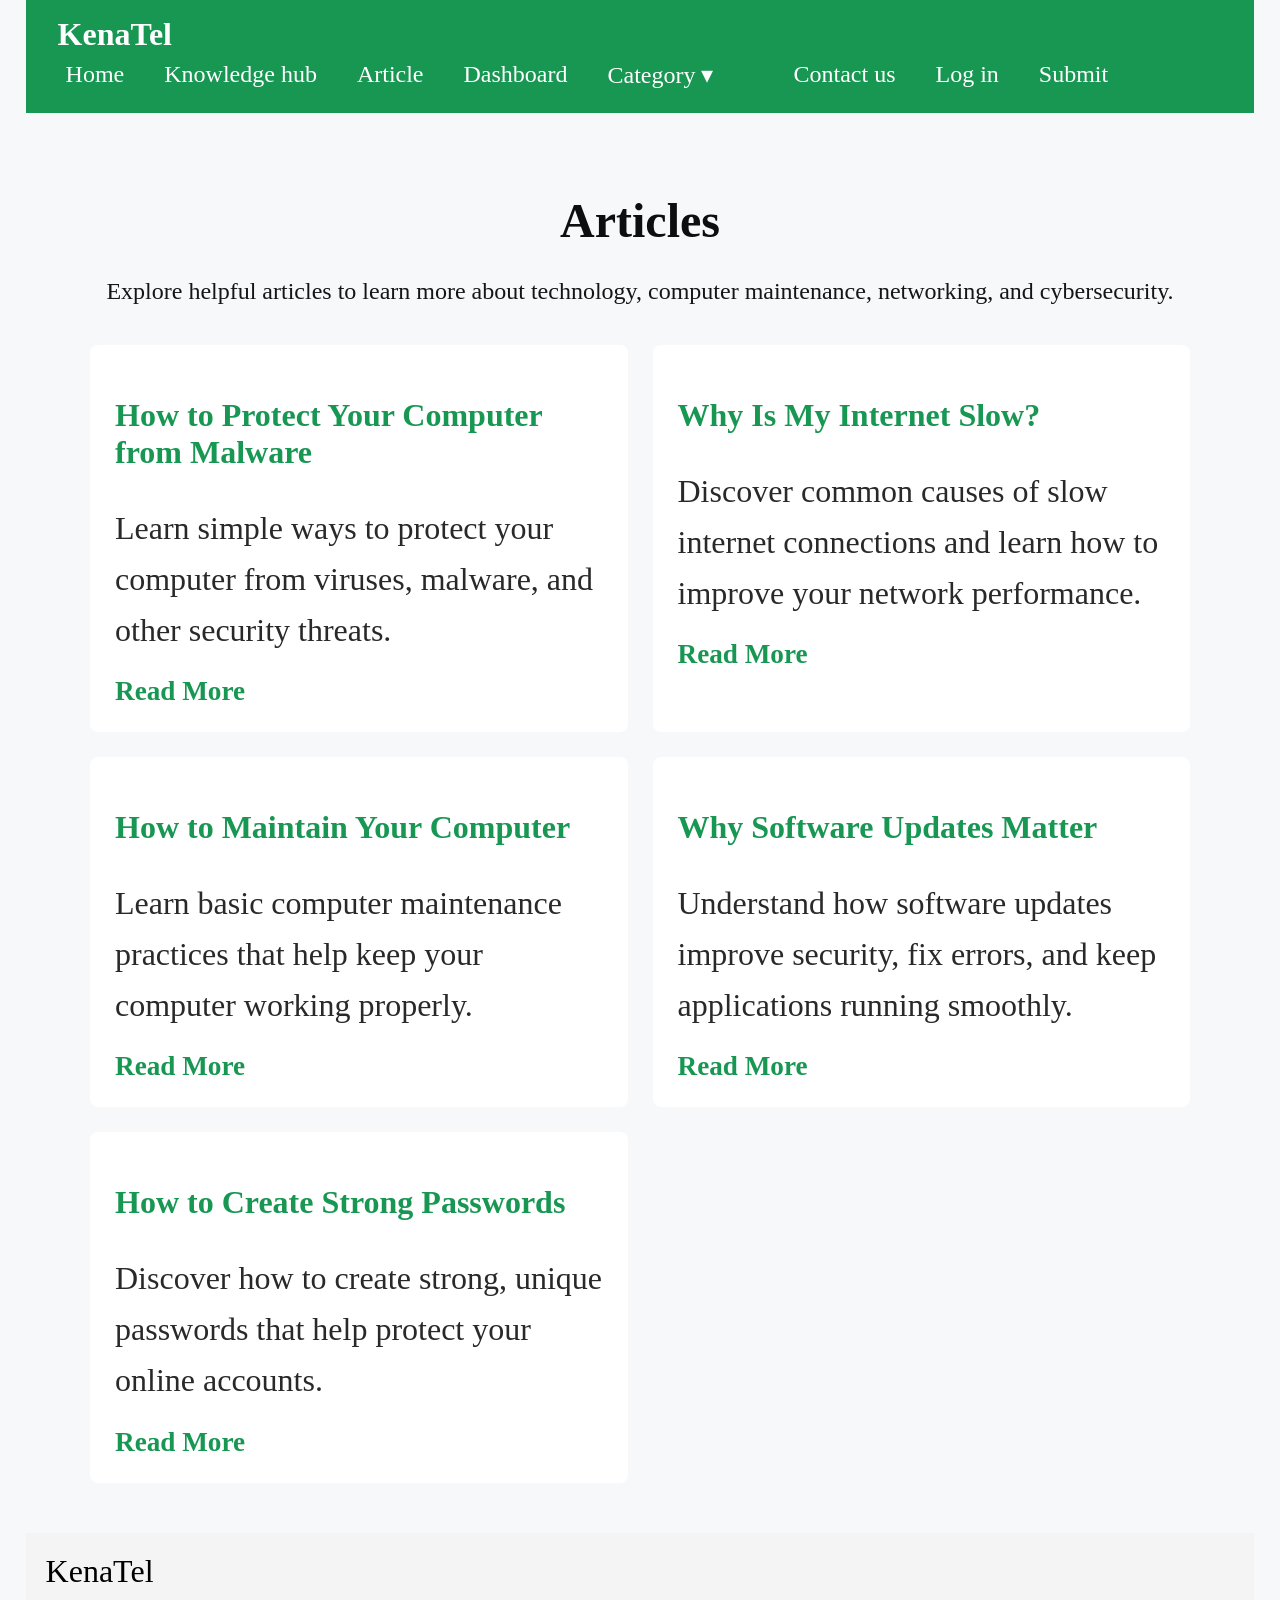
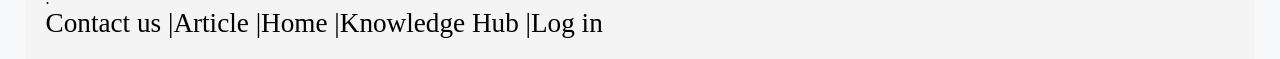
<file: article.html>
<!DOCTYPE html>
<html lang="en">
<head>
    <meta charset="UTF-8">
    <meta name="viewport" content="width=device-width, initial-scale=1.0">
    <title>Article page</title>
    <link rel="stylesheet" href="article.css">
    <link rel="stylesheet" href="style.css">
</head>
<body>
<!-- start of nav bar -->

 <nav>
    <div class="logo">KenaTel</div>
    <div class="menu">
        <div class="menu-item">
        <a href="index.html">Home</a>
      </div>
      <div class="menu-item">
        <a href="Knowledge.html">Knowledge hub</a>
      </div>
        <div>
         <a href="article.html">Article</a>
      </div>
      <div class="menu-item">
        <a href="dashboard.html">Dashboard</a>
      </div>
      <div class="menu-item">
        <a href="#">Category ▾</a>
        <div class="dropdown">
          <a href="network.html">Network</a> 
          <a href="hardware.html">Hardware</a>
          <a href="software.html">Software</a>
          <a href="security.html">Security</a>
        

        </div>
      </div>
        <div class="menu-item">
        <a href="#"></a>
      </div>
      <div class="menu-item">
        <a href="contact.html">Contact us</a>
       
      </div>
      <div>
         <a href="login.html">Log in</a>
      </div>
     <div>
         <a href="submit.html">Submit</a>
      </div>
    </div>
  </nav>
<!-- end of nav bar -->

<!-- start of article section -->

<section class="articles-section">

    <h1>Articles</h1>

    <p class="articles-intro">
        Explore helpful articles to learn more about technology,
        computer maintenance, networking, and cybersecurity.
    </p>

    <div class="articles-container">

        <div class="article-card">
            <h2>How to Protect Your Computer from Malware</h2>
            <p>
                Learn simple ways to protect your computer from
                viruses, malware, and other security threats.
            </p>
            <a href="readmore.html#malware">Read More</a>
        </div>

        <div class="article-card">
            <h2>Why Is My Internet Slow?</h2>
            <p>
                Discover common causes of slow internet connections
                and learn how to improve your network performance.
            </p>
            <a href="readmore.html#internet">Read More</a>
        </div>

        <div class="article-card">
            <h2>How to Maintain Your Computer</h2>
            <p>
                Learn basic computer maintenance practices that
                help keep your computer working properly.
            </p>
            <a href="readmore.html#maintenance">Read More</a>
        </div>

        <div class="article-card">
            <h2>Why Software Updates Matter</h2>
            <p>
                Understand how software updates improve security,
                fix errors, and keep applications running smoothly.
            </p>
            <a href="readmore.html#updates">Read More</a>
        </div>

        <div class="article-card">
            <h2>How to Create Strong Passwords</h2>
            <p>
                Discover how to create strong, unique passwords
                that help protect your online accounts.
            </p>
            <a href="readmore.html#password">Read More</a>
        </div>

       

    </div>

</section>

<!-- end of article section -->

<!-- start of footer -->
<section class="footer">
    <footer class="footer-card">

        <div>
          <div class="footer-logo">KenaTel</div>.
        <div class="footer-wrapper">
            
            <div>
                <a href="contact.html">Contact us |</a>
            </div>
             <div>
               <a href="article.html">Article |</a> 
            </div>
             <div>
              <a href="index.html"> Home |</a> 
            </div>
             <div>
                <a href="Knowledge.html">Knowledge Hub |</a>
            </div>
            <div>
                <a href="login.html">Log in</a>

            </div>

        </div>
        </div>
    

        


    </footer>

</section>



<!-- end of footer -->





</body>
</html>
</file>
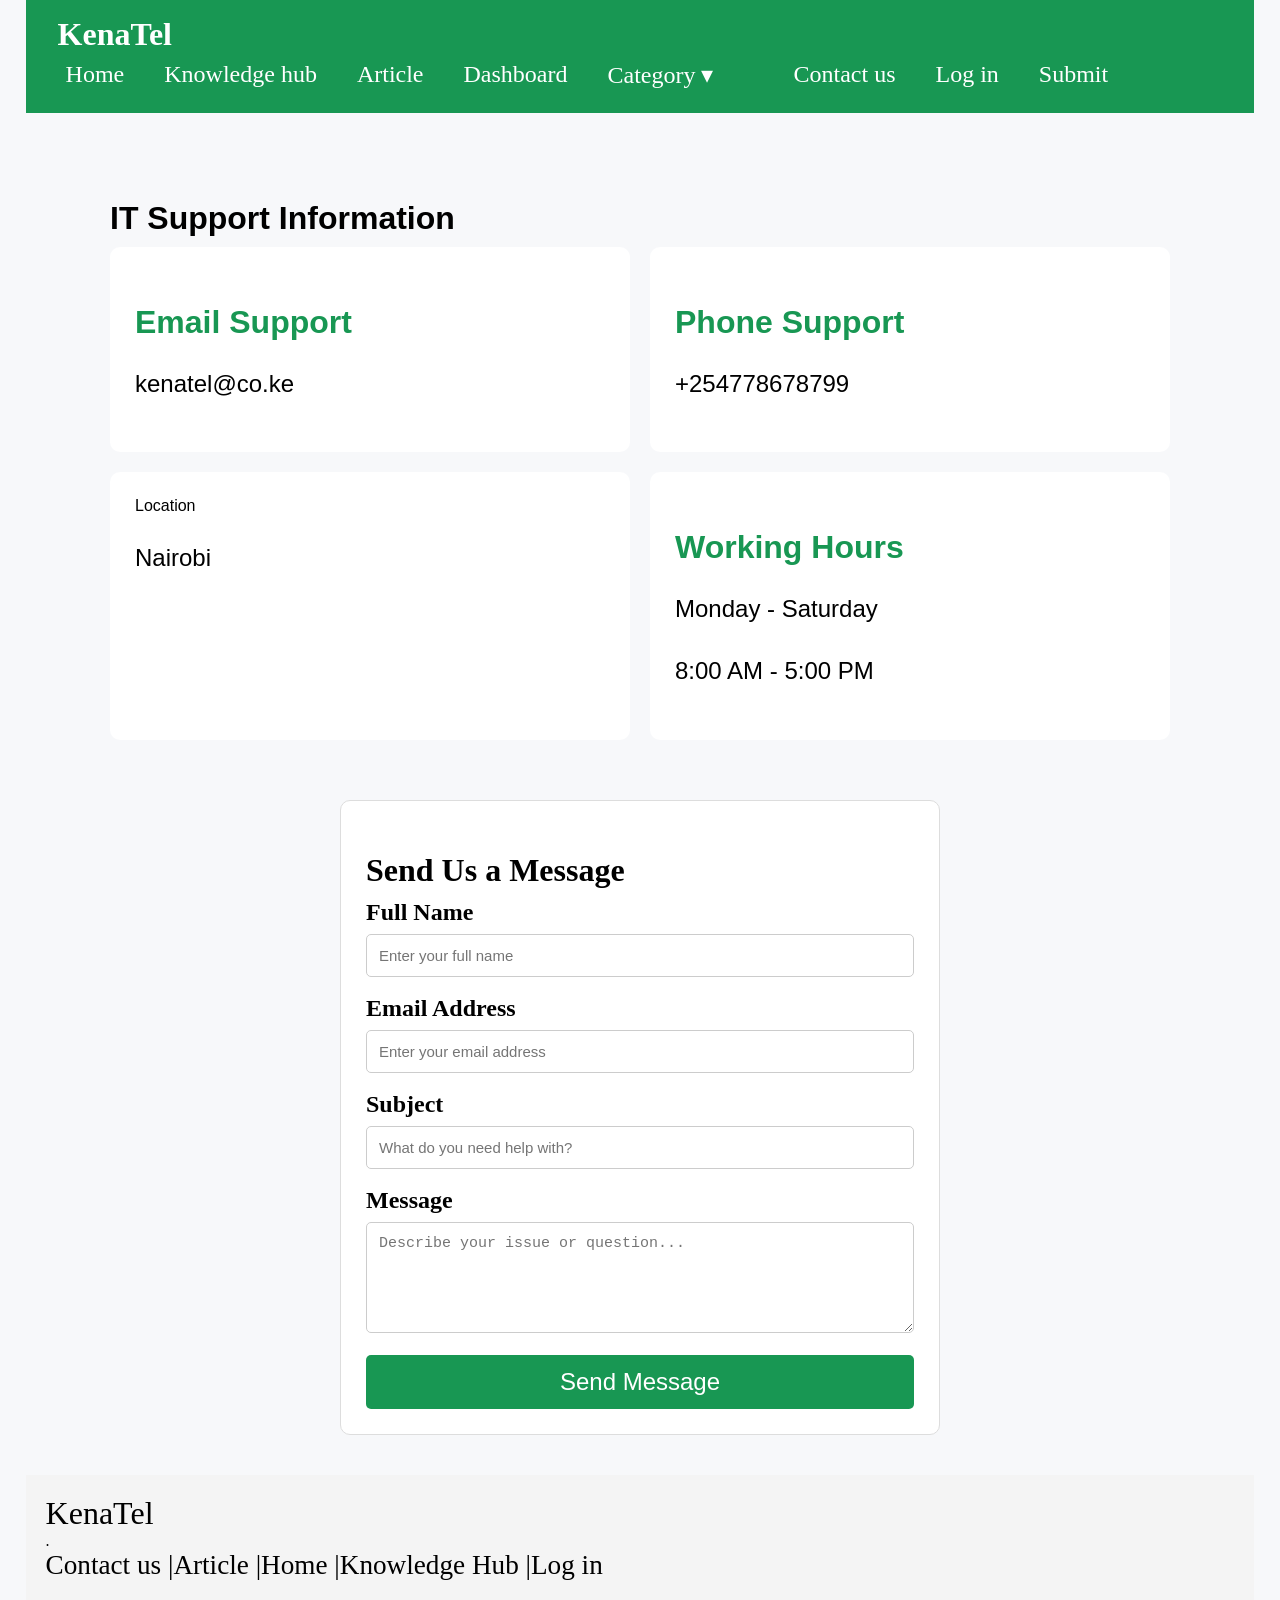
<file: contact.html>
<!DOCTYPE html>
<html lang="en">
<head>
    <meta charset="UTF-8">
    <meta name="viewport" content="width=device-width, initial-scale=1.0">
    <title>Contact Kenatel support</title>
    <link rel="stylesheet" href="contact.css">
    <link rel="stylesheet" href="style.css">
</head>
<body>
  
<!-- start of nav bar -->

 <nav>
    <div class="logo">KenaTel</div>
    <div class="menu">
        <div class="menu-item">
        <a href="index.html">Home</a>
      </div>
      <div class="menu-item">
        <a href="Knowledge.html">Knowledge hub</a>
      </div>
        <div>
         <a href="article.html">Article</a>
      </div>
      <div class="menu-item">
        <a href="dashboard.html">Dashboard</a>
      </div>
      <div class="menu-item">
        <a href="#">Category ▾</a>
        <div class="dropdown">
          <a href="network.html">Network</a> 
          <a href="hardware.html">Hardware</a>
          <a href="software.html">Software</a>
          <a href="security.html">Security</a>
        

        </div>
      </div>
        <div class="menu-item">
        <a href="#"></a>
      </div>
      <div class="menu-item">
        <a href="contact.html">Contact us</a>
       
      </div>
      <div>
         <a href="login.html">Log in</a>
      </div>
     <div>
         <a href="submit.html">Submit</a>
      </div>
    </div>
  </nav>
<!-- end of nav bar -->
    
<section class="support-info">

    <h2>IT Support Information</h2>
   

    <div class="info-container">

        <div class="info-card">
            <h3>Email Support</h3>
            <p>kenatel@co.ke</p>
        </div>

        <div class="info-card">
            <h3>Phone Support</h3>
            <p>+254778678799</p>
        </div>

        <div class="info-card">
            </h3> Location</h3>
            <p>Nairobi</p>
        </div>

        <div class="info-card">
            <h3>Working Hours</h3>
            <p>Monday - Saturday</p>
            <p>8:00 AM - 5:00 PM</p>
        </div>

    </div>

</section>


<section class="contact-form">

    <h2>Send Us a Message</h2>

    <form action="#" method="post">

        <label for="name">Full Name</label>
        <input type="text"  id="name"  name="name" placeholder="Enter your full name"  required>

        <label for="email">Email Address</label>
        <input type="email" id="email" name="email" placeholder="Enter your email address" required>

        <label for="subject">Subject</label>
        <input type="text" id="subject" name="subject"  placeholder="What do you need help with?"  required>

        <label for="message">Message</label>
        <textarea  id="message" name="message" rows="5" placeholder="Describe your issue or question..."required></textarea>

        <button type="submit">Send Message</button>

    </form>

</section>
<!-- start of footer -->
<section class="footer">
    <footer class="footer-card">

        <div>
          <div class="footer-logo">KenaTel</div>.
        <div class="footer-wrapper">
            
            <div>
                <a href="contact.html">Contact us |</a>
            </div>
             <div>
               <a href="article.html">Article |</a> 
            </div>
             <div>
              <a href="index.html"> Home |</a> 
            </div>
             <div>
                <a href="Knowledge.html">Knowledge Hub |</a>
            </div>
            <div>
                <a href="login.html">Log in</a>

            </div>

        </div>
        </div>
    

        


    </footer>

</section>



<!-- end of footer -->



</body>
</html>
</file>
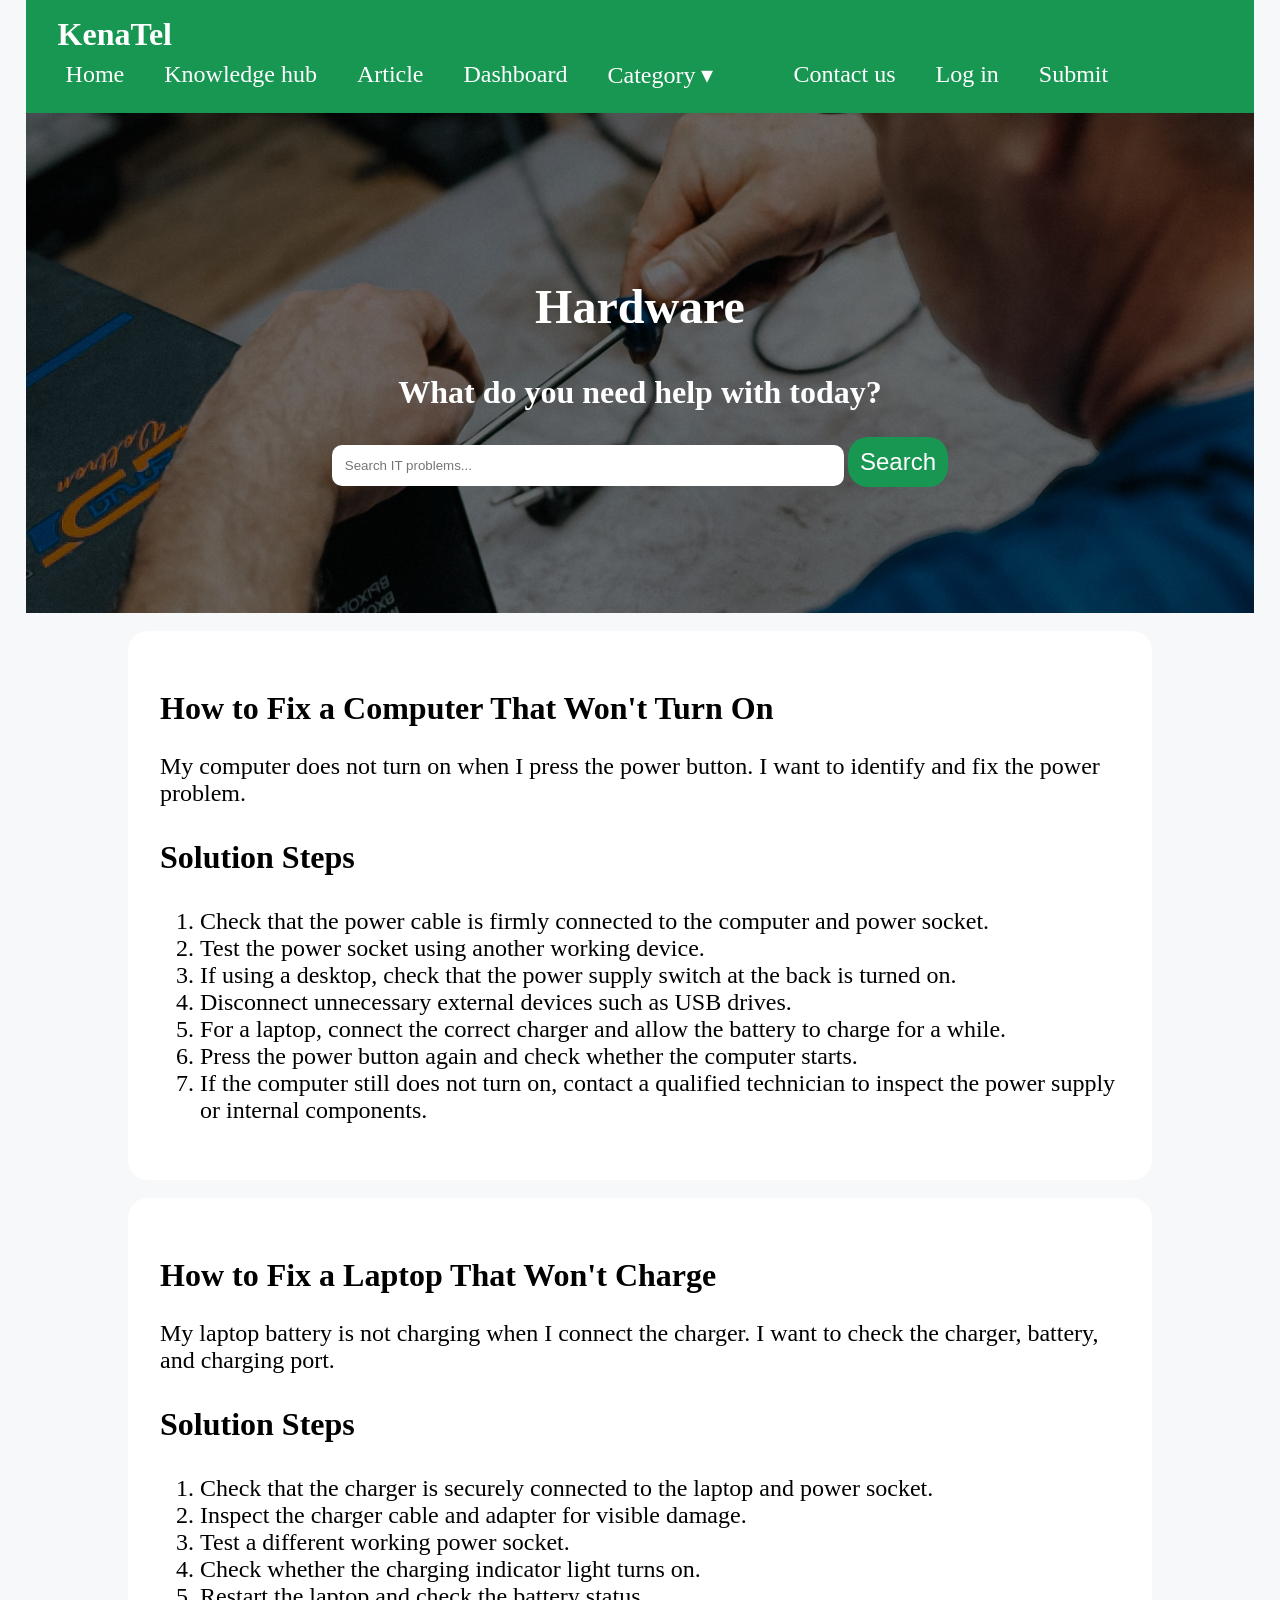
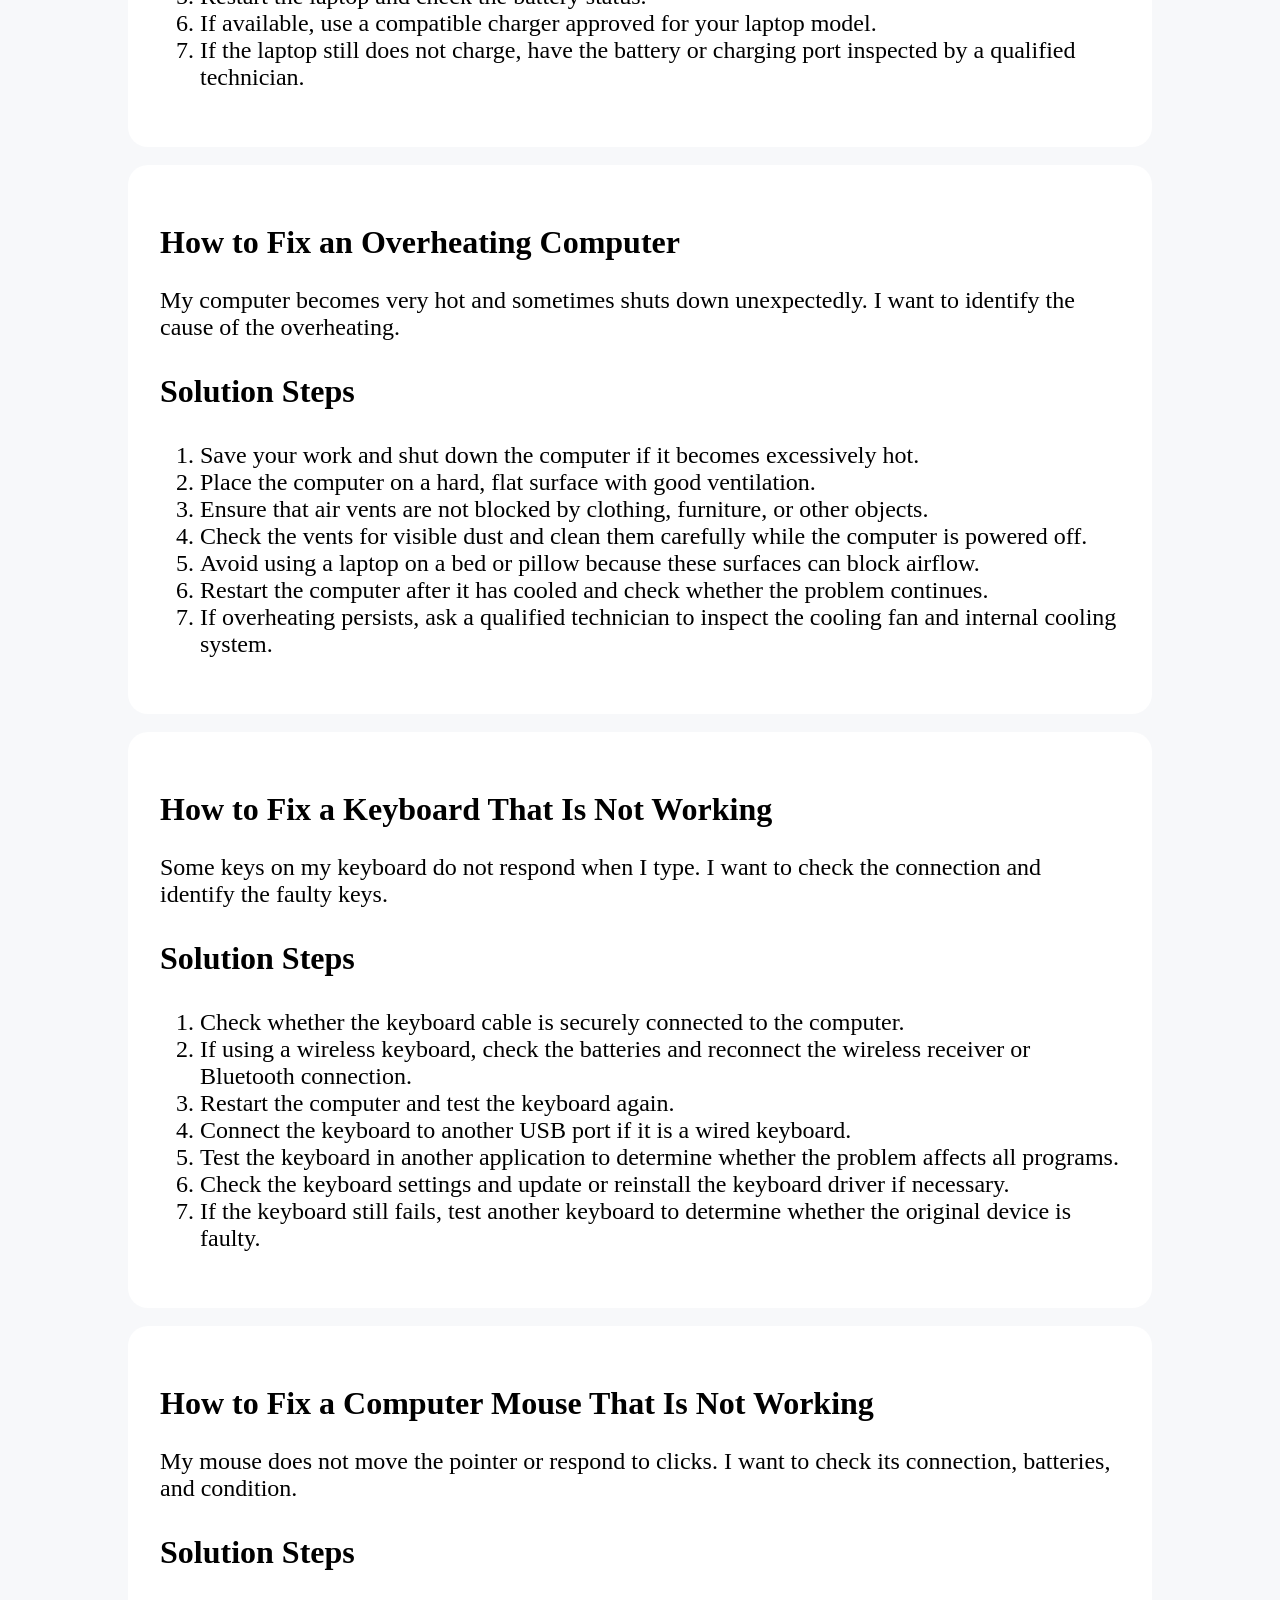
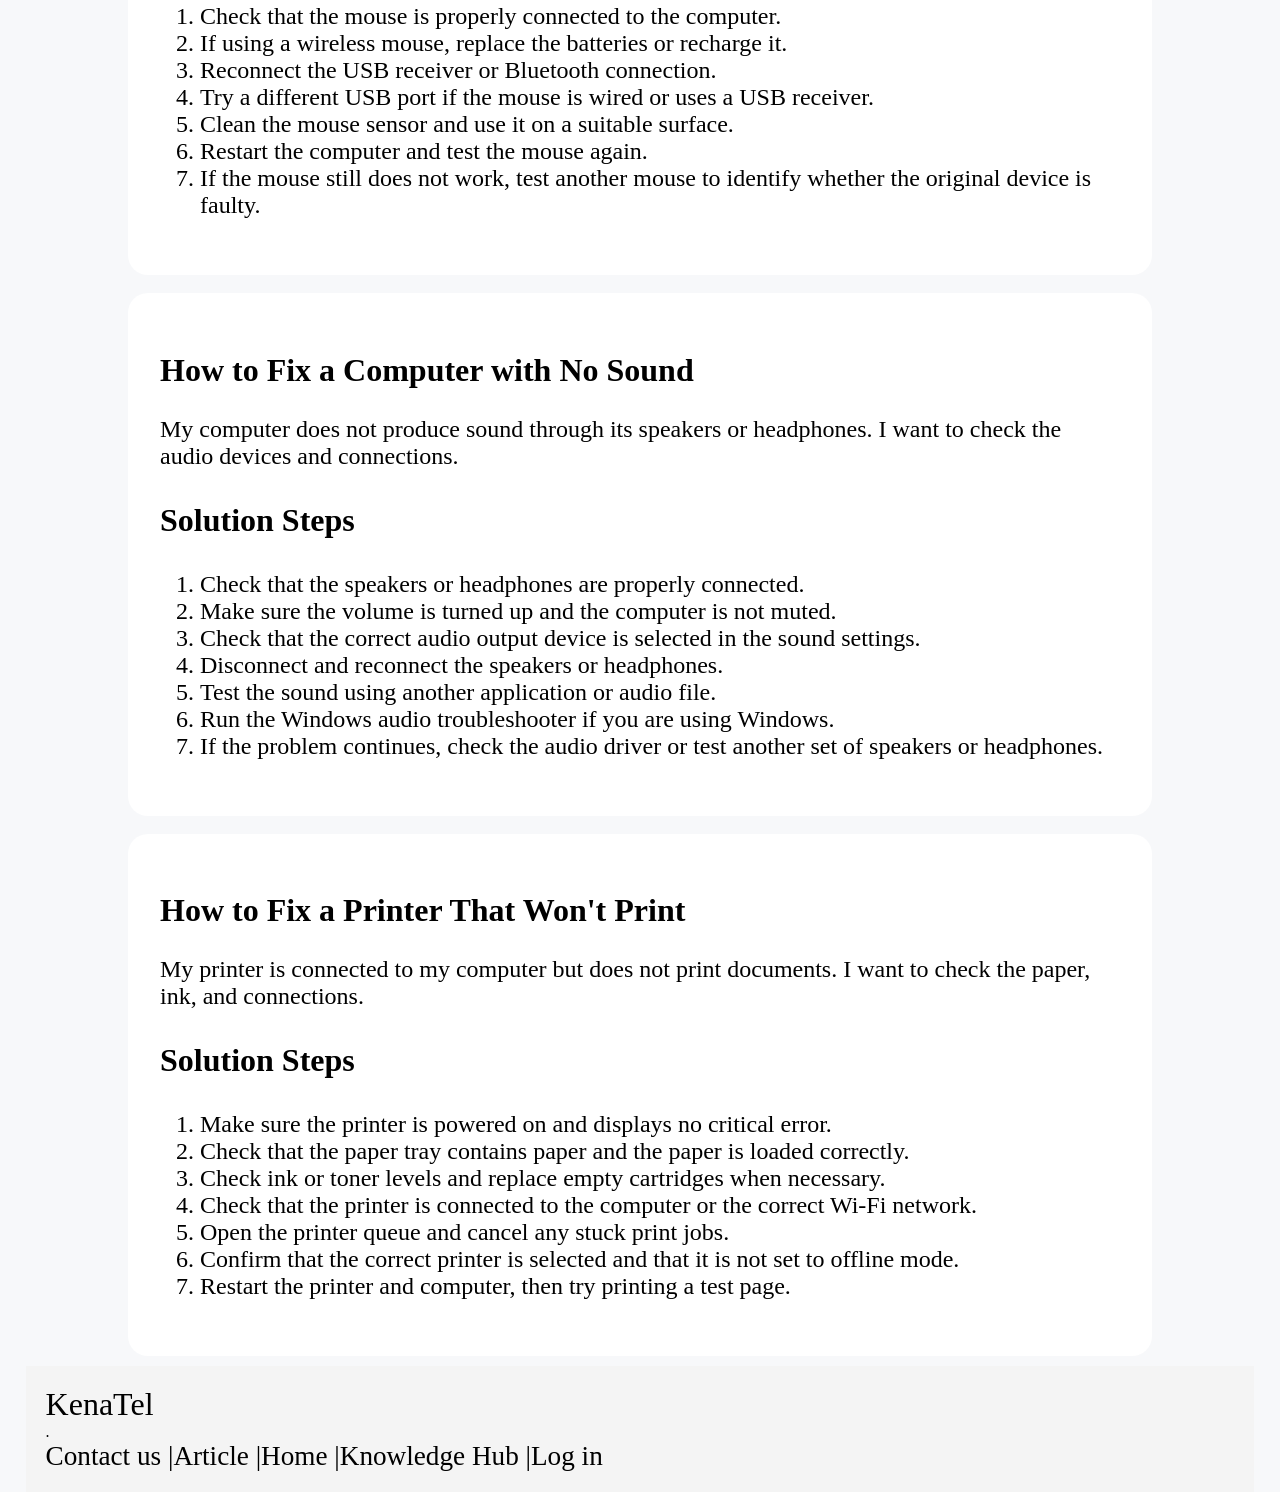
<file: hardware.html>
<!DOCTYPE html>
<html lang="en">
<head>
    <meta charset="UTF-8">
    <meta name="viewport" content="width=device-width, initial-scale=1.0">
    <title>KenaTel Support Center</title>
    <link rel="stylesheet" href="category.css">
    <link rel="stylesheet" href="style.css">
</head>
<body>
 <!-- start of nav bar -->

 <nav>
    <div class="logo">KenaTel</div>
    <div class="menu">
        <div class="menu-item">
        <a href="index.html">Home</a>
      </div>
      <div class="menu-item">
        <a href="Knowledge.html">Knowledge hub</a>
      </div>
        <div>
         <a href="article.html">Article</a>
      </div>
      <div class="menu-item">
        <a href="dashboard.html">Dashboard</a>
      </div>
      <div class="menu-item">
        <a href="#">Category ▾</a>
        <div class="dropdown">
          <a href="network.html">Network</a> 
          <a href="hardware.html">Hardware</a>
          <a href="software.html">Software</a>
          <a href="security.html">Security</a>
        

        </div>
      </div>
        <div class="menu-item">
        <a href="#"></a>
      </div>
      <div class="menu-item">
        <a href="contact.html">Contact us</a>
       
      </div>
      <div>
         <a href="login.html">Log in</a>
      </div>
     <div>
         <a href="submit.html">Submit</a>
      </div>
    </div>
  </nav>
<!-- end of nav bar -->
 <!-- start of header and search input-->

<Section class="header">
    <div>

        <h1>Hardware</h1>
        <h2>What do you need help with today?</h2>

    </div>
    
<form action="Knowledge.html" method="get" class="search">

<label for="search" class="visually-hidden">Search IT problems</label>

<input type="search" id="search" name="q" placeholder="Search IT problems...">

<button type="submit">Search</button>

</form>


</Section>

<!-- end of header and search input -->
<section class="solutions-section">

    <div class="solution-card" id="on">
        <h2>How to Fix a Computer That Won't Turn On</h2>
        <p>My computer does not turn on when I press the power button. I want to identify and fix the power problem.</p>

        <h3>Solution Steps</h3>
        <ol>
            <li>Check that the power cable is firmly connected to the computer and power socket.</li>
            <li>Test the power socket using another working device.</li>
            <li>If using a desktop, check that the power supply switch at the back is turned on.</li>
            <li>Disconnect unnecessary external devices such as USB drives.</li>
            <li>For a laptop, connect the correct charger and allow the battery to charge for a while.</li>
            <li>Press the power button again and check whether the computer starts.</li>
            <li>If the computer still does not turn on, contact a qualified technician to inspect the power supply or internal components.</li>
        </ol>
    </div>

    <div class="solution-card" id="charge">
        <h2>How to Fix a Laptop That Won't Charge</h2>
        <p>My laptop battery is not charging when I connect the charger. I want to check the charger, battery, and charging port.</p>

        <h3>Solution Steps</h3>
        <ol>
            <li>Check that the charger is securely connected to the laptop and power socket.</li>
            <li>Inspect the charger cable and adapter for visible damage.</li>
            <li>Test a different working power socket.</li>
            <li>Check whether the charging indicator light turns on.</li>
            <li>Restart the laptop and check the battery status.</li>
            <li>If available, use a compatible charger approved for your laptop model.</li>
            <li>If the laptop still does not charge, have the battery or charging port inspected by a qualified technician.</li>
        </ol>
    </div>

    <div class="solution-card" id="overheating">
        <h2>How to Fix an Overheating Computer</h2>
        <p>My computer becomes very hot and sometimes shuts down unexpectedly. I want to identify the cause of the overheating.</p>

        <h3>Solution Steps</h3>
        <ol>
            <li>Save your work and shut down the computer if it becomes excessively hot.</li>
            <li>Place the computer on a hard, flat surface with good ventilation.</li>
            <li>Ensure that air vents are not blocked by clothing, furniture, or other objects.</li>
            <li>Check the vents for visible dust and clean them carefully while the computer is powered off.</li>
            <li>Avoid using a laptop on a bed or pillow because these surfaces can block airflow.</li>
            <li>Restart the computer after it has cooled and check whether the problem continues.</li>
            <li>If overheating persists, ask a qualified technician to inspect the cooling fan and internal cooling system.</li>
        </ol>
    </div>

    <div class="solution-card" id="keyboard">
        <h2>How to Fix a Keyboard That Is Not Working</h2>
        <p>Some keys on my keyboard do not respond when I type. I want to check the connection and identify the faulty keys.</p>

        <h3>Solution Steps</h3>
        <ol>
            <li>Check whether the keyboard cable is securely connected to the computer.</li>
            <li>If using a wireless keyboard, check the batteries and reconnect the wireless receiver or Bluetooth connection.</li>
            <li>Restart the computer and test the keyboard again.</li>
            <li>Connect the keyboard to another USB port if it is a wired keyboard.</li>
            <li>Test the keyboard in another application to determine whether the problem affects all programs.</li>
            <li>Check the keyboard settings and update or reinstall the keyboard driver if necessary.</li>
            <li>If the keyboard still fails, test another keyboard to determine whether the original device is faulty.</li>
        </ol>
    </div>

    <div class="solution-card" id="mouse">
        <h2>How to Fix a Computer Mouse That Is Not Working</h2>
        <p>My mouse does not move the pointer or respond to clicks. I want to check its connection, batteries, and condition.</p>

        <h3>Solution Steps</h3>
        <ol>
            <li>Check that the mouse is properly connected to the computer.</li>
            <li>If using a wireless mouse, replace the batteries or recharge it.</li>
            <li>Reconnect the USB receiver or Bluetooth connection.</li>
            <li>Try a different USB port if the mouse is wired or uses a USB receiver.</li>
            <li>Clean the mouse sensor and use it on a suitable surface.</li>
            <li>Restart the computer and test the mouse again.</li>
            <li>If the mouse still does not work, test another mouse to identify whether the original device is faulty.</li>
        </ol>
    </div>

    <div class="solution-card" id="sound">
        <h2>How to Fix a Computer with No Sound</h2>
        <p>My computer does not produce sound through its speakers or headphones. I want to check the audio devices and connections.</p>

        <h3>Solution Steps</h3>
        <ol>
            <li>Check that the speakers or headphones are properly connected.</li>
            <li>Make sure the volume is turned up and the computer is not muted.</li>
            <li>Check that the correct audio output device is selected in the sound settings.</li>
            <li>Disconnect and reconnect the speakers or headphones.</li>
            <li>Test the sound using another application or audio file.</li>
            <li>Run the Windows audio troubleshooter if you are using Windows.</li>
            <li>If the problem continues, check the audio driver or test another set of speakers or headphones.</li>
        </ol>
    </div>

    <div class="solution-card" id="printer">
        <h2>How to Fix a Printer That Won't Print</h2>
        <p>My printer is connected to my computer but does not print documents. I want to check the paper, ink, and connections.</p>

        <h3>Solution Steps</h3>
        <ol>
            <li>Make sure the printer is powered on and displays no critical error.</li>
            <li>Check that the paper tray contains paper and the paper is loaded correctly.</li>
            <li>Check ink or toner levels and replace empty cartridges when necessary.</li>
            <li>Check that the printer is connected to the computer or the correct Wi-Fi network.</li>
            <li>Open the printer queue and cancel any stuck print jobs.</li>
            <li>Confirm that the correct printer is selected and that it is not set to offline mode.</li>
            <li>Restart the printer and computer, then try printing a test page.</li>
        </ol>
    </div>

</section>

 
<!-- start of footer -->
<section class="footer">
    <footer class="footer-card">

        <div>
          <div class="footer-logo">KenaTel</div>.
        <div class="footer-wrapper">
            
            <div>
                <a href="contact.html">Contact us |</a>
            </div>
             <div>
               <a href="article.html">Article |</a> 
            </div>
             <div>
              <a href="index.html"> Home |</a> 
            </div>
             <div>
                <a href="Knowledge.html">Knowledge Hub |</a>
            </div>
            <div>
                <a href="login.html">Log in</a>

            </div>

        </div>
        </div>
    

        


    </footer>

</section>



<!-- end of footer -->
 
</body>
</html>
</file>
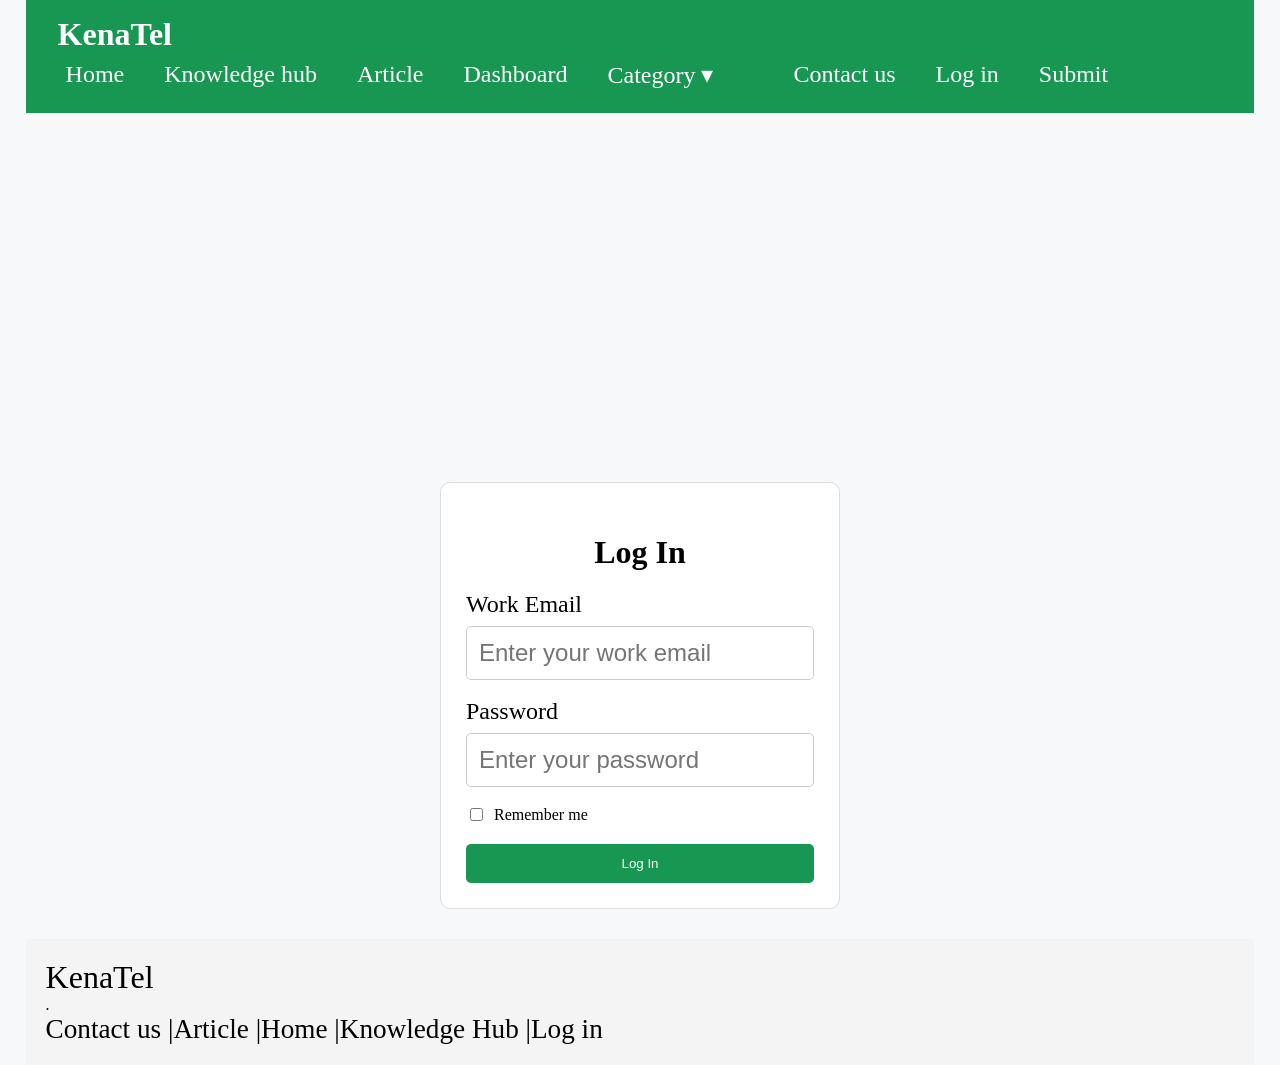
<file: login.html>
<!DOCTYPE html>
<html lang="en">
<head>
    <meta charset="UTF-8">
    <meta name="viewport" content="width=device-width, initial-scale=1.0">
    <title>Log in</title>
    <link rel="stylesheet" href="login.css">
    <link rel="stylesheet" href="style.css">
</head>
<body>
<!-- start of nav bar -->

 <nav>
    <div class="logo">KenaTel</div>
    <div class="menu">
        <div class="menu-item">
        <a href="index.html">Home</a>
      </div>
      <div class="menu-item">
        <a href="Knowledge.html">Knowledge hub</a>
      </div>
        <div>
         <a href="article.html">Article</a>
      </div>
      <div class="menu-item">
        <a href="dashboard.html">Dashboard</a>
      </div>
      <div class="menu-item">
        <a href="#">Category ▾</a>
        <div class="dropdown">
          <a href="network.html">Network</a> 
          <a href="hardware.html">Hardware</a>
          <a href="software.html">Software</a>
          <a href="security.html">Security</a>
        

        </div>
      </div>
        <div class="menu-item">
        <a href="#"></a>
      </div>
      <div class="menu-item">
        <a href="contact.html">Contact us</a>
       
      </div>
      <div>
         <a href="login.html">Log in</a>
      </div>
    <div>
         <a href="submit.html">Submit</a>
      </div>
    </div>
  </nav>
<!-- end of nav bar -->

<!-- start of form section -->

<section class="login-form">

    <h2>Log In</h2>

    <form action="#" method="post">

        <label for="email">Work Email</label>
        <input
            type="email" id="email" name="email" placeholder="Enter your work email"  required>

        <label for="password">Password</label>
        <input type="password" id="password" name="password" placeholder="Enter your password" required>

        <div class="remember">
            <input type="checkbox" id="remember" name="remember">
            <label for="remember">Remember me</label>
        </div>

        <button type="submit">Log In</button>

    </form>

</section>

<!-- end of form section -->

<!-- start of footer -->
<section class="footer">
    <footer class="footer-card">

        <div>
          <div class="footer-logo">KenaTel</div>.
        <div class="footer-wrapper">
            
            <div>
                <a href="contact.html">Contact us |</a>
            </div>
             <div>
               <a href="article.html">Article |</a> 
            </div>
             <div>
              <a href="index.html"> Home |</a> 
            </div>
             <div>
                <a href="Knowledge.html">Knowledge Hub |</a>
            </div>
            <div>
                <a href="login.html">Log in</a>

            </div>

        </div>
        </div>
    

        


    </footer>

</section>



<!-- end of footer -->




</body>
</html>
</file>
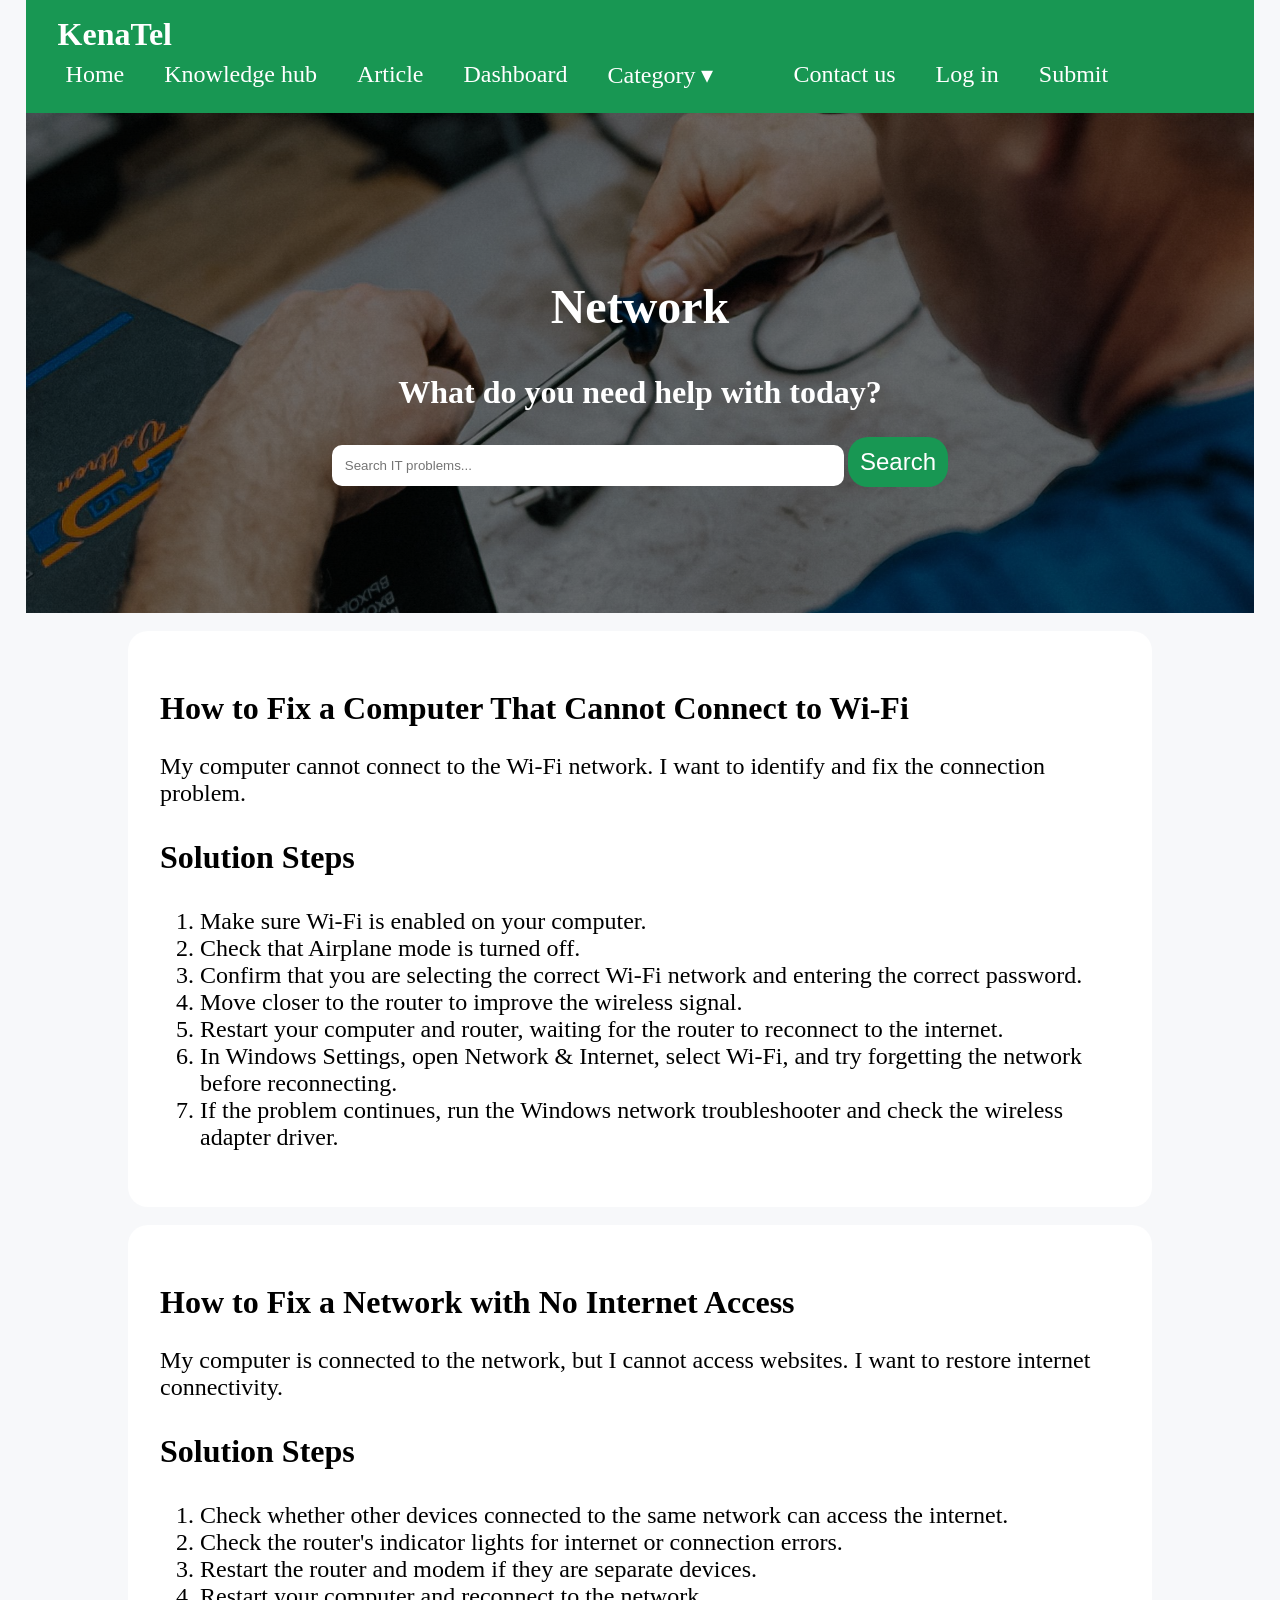
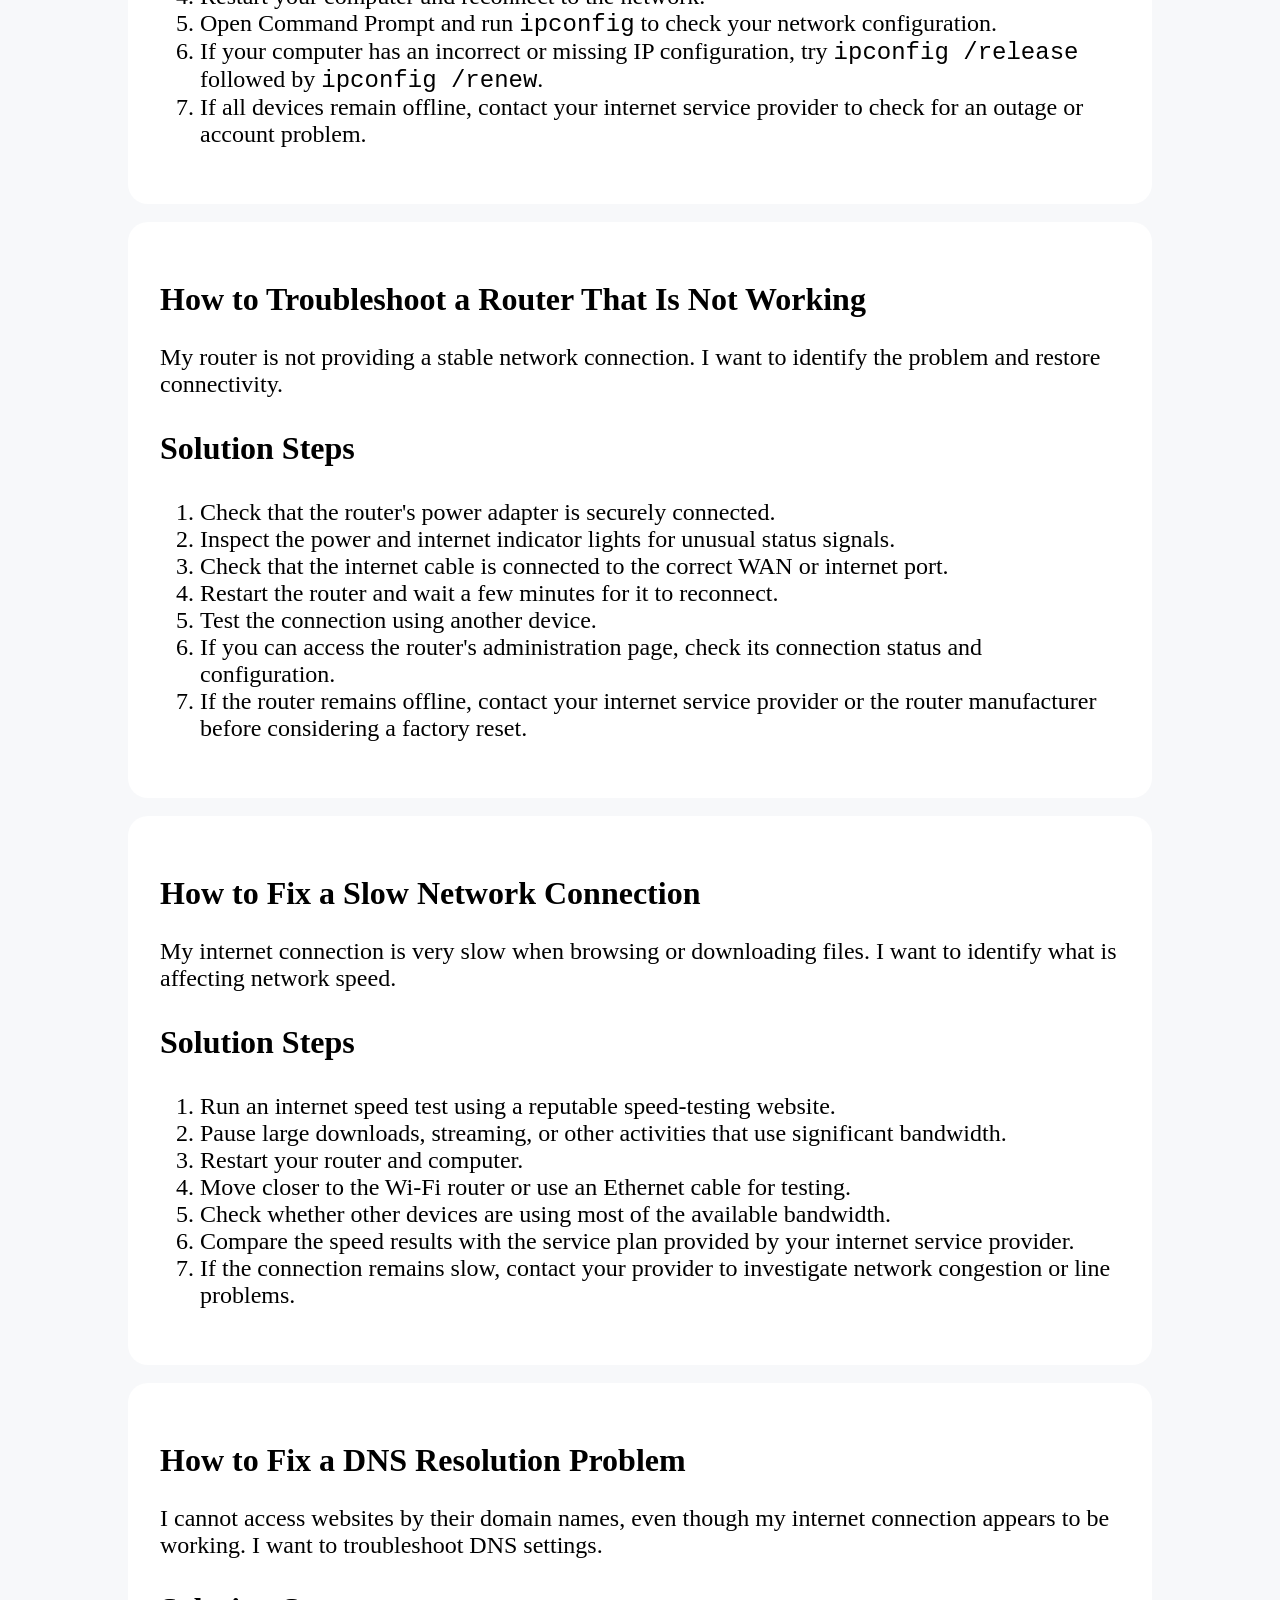
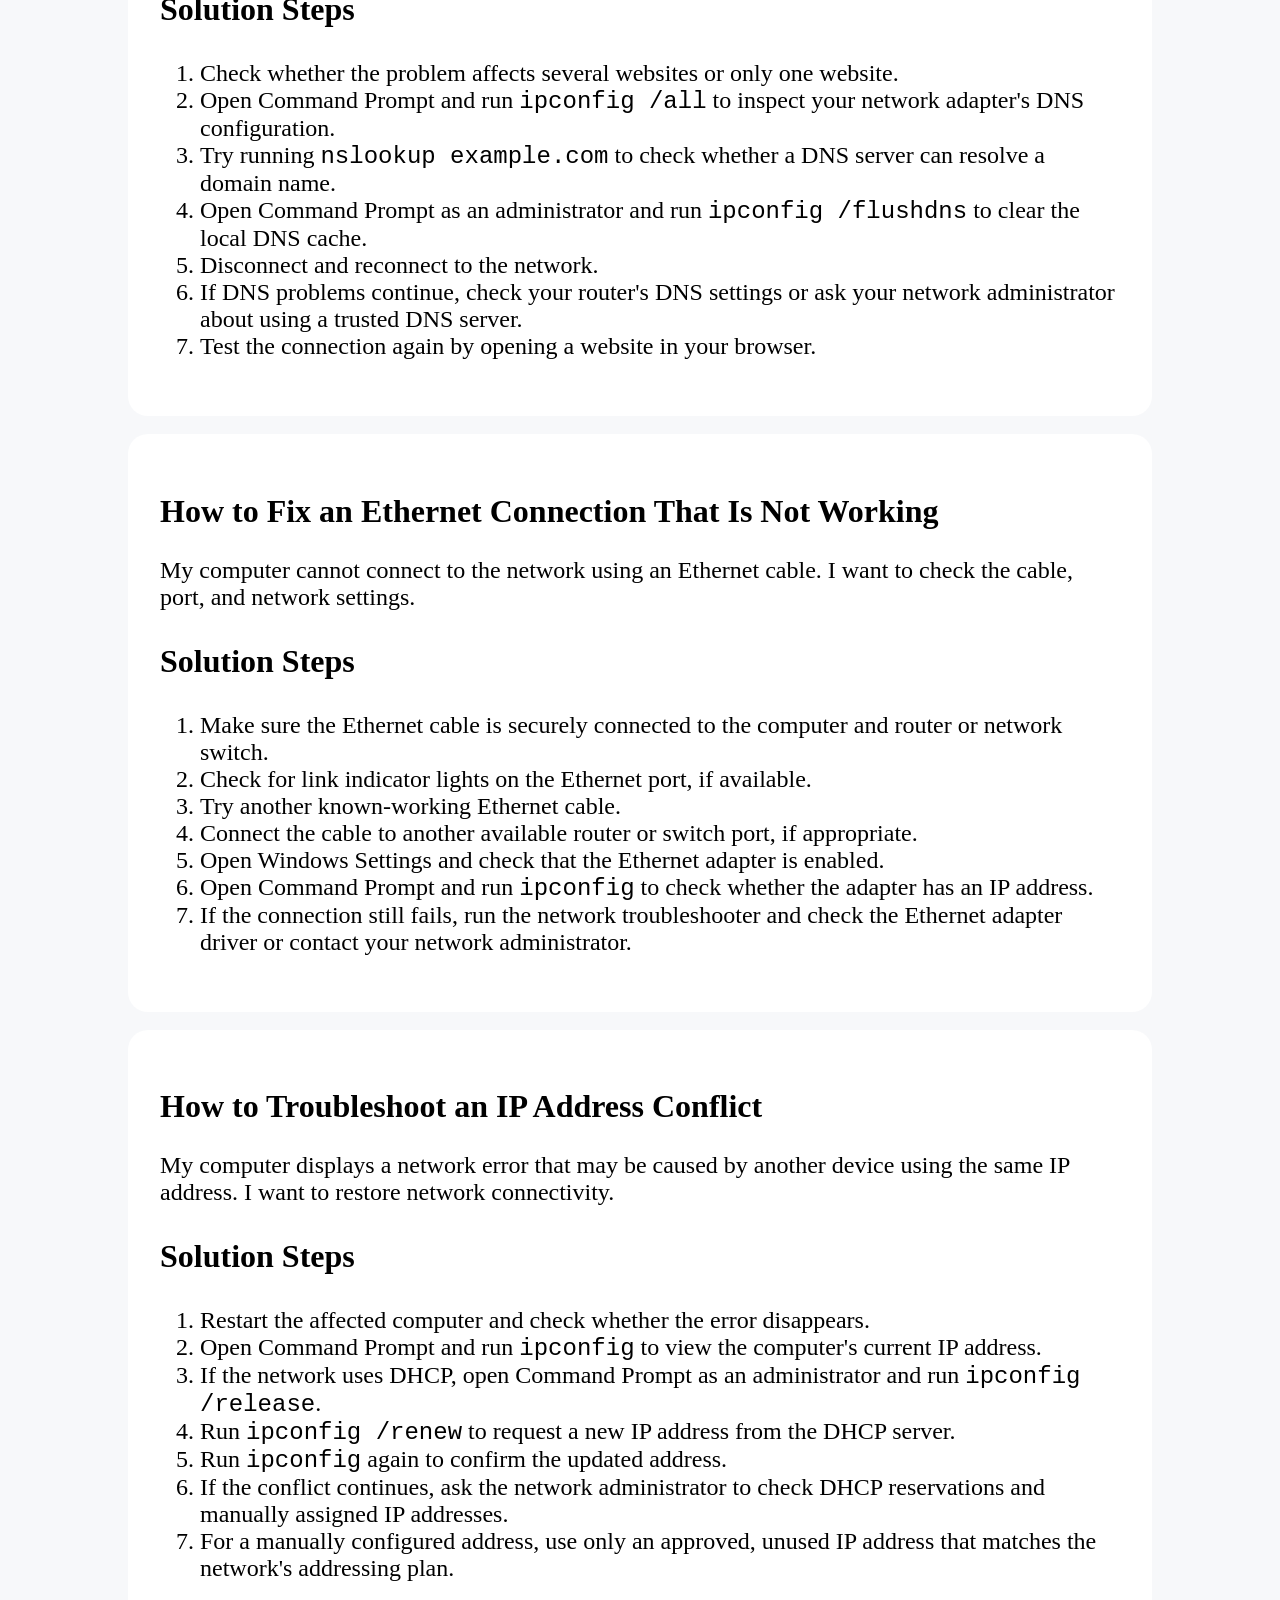
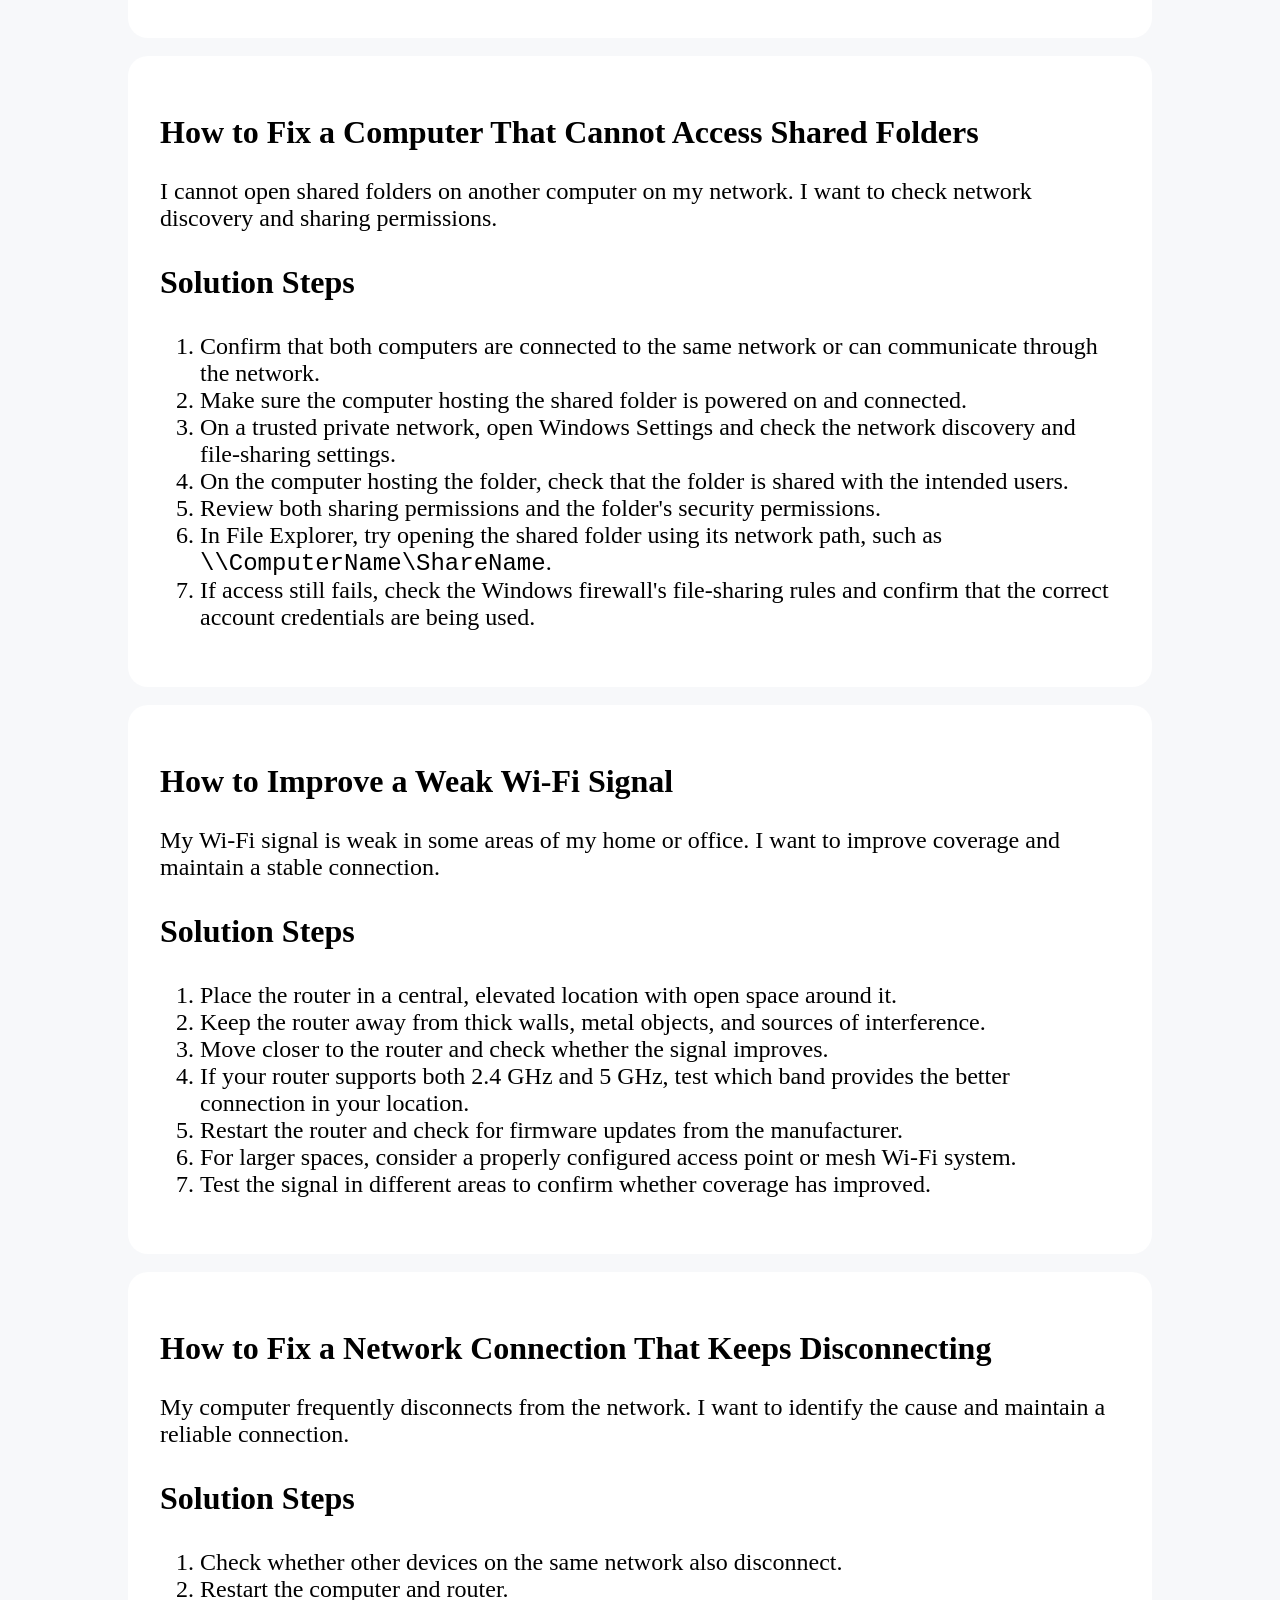
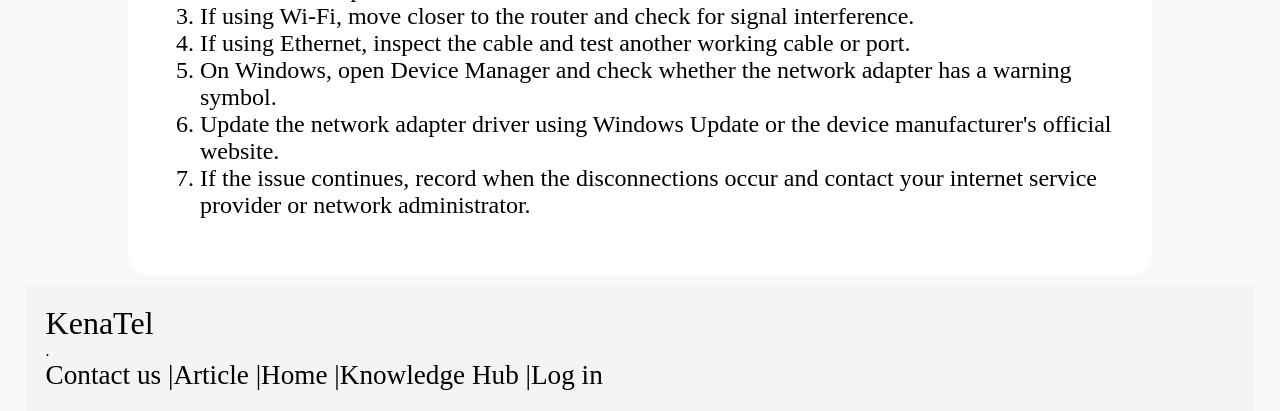
<file: network.html>
<!DOCTYPE html>
<html lang="en">
<head>
    <meta charset="UTF-8">
    <meta name="viewport" content="width=device-width, initial-scale=1.0">
    <title>KenaTel Support Center</title>
    <link rel="stylesheet" href="category.css">
    <link rel="stylesheet" href="style.css">
</head>
<body>
<!-- start of nav bar -->

 <nav>
    <div class="logo">KenaTel</div>
    <div class="menu">
        <div class="menu-item">
        <a href="index.html">Home</a>
      </div>
      <div class="menu-item">
        <a href="Knowledge.html">Knowledge hub</a>
      </div>
        <div>
         <a href="article.html">Article</a>
      </div>
      <div class="menu-item">
        <a href="dashboard.html">Dashboard</a>
      </div>
      <div class="menu-item">
        <a href="#">Category ▾</a>
        <div class="dropdown">
          <a href="network.html">Network</a> 
          <a href="hardware.html">Hardware</a>
          <a href="software.html">Software</a>
          <a href="security.html">Security</a>
        

        </div>
      </div>
        <div class="menu-item">
        <a href="#"></a>
      </div>
      <div class="menu-item">
        <a href="contact.html">Contact us</a>
       
      </div>
      <div>
         <a href="login.html">Log in</a>
      </div>
    <div>
         <a href="submit.html">Submit</a>
      </div>
    </div>
  </nav>
<!-- end of nav bar -->
 <!-- start of header and search input-->

<Section class="header">
    <div>

        <h1>Network</h1>
        <h2>What do you need help with today?</h2>

    </div>
    
<form action="Knowledge.html" method="get" class="search">

<label for="search" class="visually-hidden">Search IT problems</label>

<input type="search" id="search" name="q" placeholder="Search IT problems...">

<button type="submit">Search</button>

</form>


</Section>

<!-- end of header and search input --> 
<section class="solutions-section">

    <div class="solution-card" id="wifi">
        <h2>How to Fix a Computer That Cannot Connect to Wi-Fi</h2>
        <p>My computer cannot connect to the Wi-Fi network. I want to identify and fix the connection problem.</p>

        <h3>Solution Steps</h3>
        <ol>
            <li>Make sure Wi-Fi is enabled on your computer.</li>
            <li>Check that Airplane mode is turned off.</li>
            <li>Confirm that you are selecting the correct Wi-Fi network and entering the correct password.</li>
            <li>Move closer to the router to improve the wireless signal.</li>
            <li>Restart your computer and router, waiting for the router to reconnect to the internet.</li>
            <li>In Windows Settings, open Network & Internet, select Wi-Fi, and try forgetting the network before reconnecting.</li>
            <li>If the problem continues, run the Windows network troubleshooter and check the wireless adapter driver.</li>
        </ol>
    </div>

    <div class="solution-card" id="no-internet">
        <h2>How to Fix a Network with No Internet Access</h2>
        <p>My computer is connected to the network, but I cannot access websites. I want to restore internet connectivity.</p>

        <h3>Solution Steps</h3>
        <ol>
            <li>Check whether other devices connected to the same network can access the internet.</li>
            <li>Check the router's indicator lights for internet or connection errors.</li>
            <li>Restart the router and modem if they are separate devices.</li>
            <li>Restart your computer and reconnect to the network.</li>
            <li>Open Command Prompt and run <code>ipconfig</code> to check your network configuration.</li>
            <li>If your computer has an incorrect or missing IP configuration, try <code>ipconfig /release</code> followed by <code>ipconfig /renew</code>.</li>
            <li>If all devices remain offline, contact your internet service provider to check for an outage or account problem.</li>
        </ol>
    </div>

    <div class="solution-card" id="router">
        <h2>How to Troubleshoot a Router That Is Not Working</h2>
        <p>My router is not providing a stable network connection. I want to identify the problem and restore connectivity.</p>

        <h3>Solution Steps</h3>
        <ol>
            <li>Check that the router's power adapter is securely connected.</li>
            <li>Inspect the power and internet indicator lights for unusual status signals.</li>
            <li>Check that the internet cable is connected to the correct WAN or internet port.</li>
            <li>Restart the router and wait a few minutes for it to reconnect.</li>
            <li>Test the connection using another device.</li>
            <li>If you can access the router's administration page, check its connection status and configuration.</li>
            <li>If the router remains offline, contact your internet service provider or the router manufacturer before considering a factory reset.</li>
        </ol>
    </div>

    <div class="solution-card" id="slow-net">
        <h2>How to Fix a Slow Network Connection</h2>
        <p>My internet connection is very slow when browsing or downloading files. I want to identify what is affecting network speed.</p>

        <h3>Solution Steps</h3>
        <ol>
            <li>Run an internet speed test using a reputable speed-testing website.</li>
            <li>Pause large downloads, streaming, or other activities that use significant bandwidth.</li>
            <li>Restart your router and computer.</li>
            <li>Move closer to the Wi-Fi router or use an Ethernet cable for testing.</li>
            <li>Check whether other devices are using most of the available bandwidth.</li>
            <li>Compare the speed results with the service plan provided by your internet service provider.</li>
            <li>If the connection remains slow, contact your provider to investigate network congestion or line problems.</li>
        </ol>
    </div>

    <div class="solution-card" id="dns">
        <h2>How to Fix a DNS Resolution Problem</h2>
        <p>I cannot access websites by their domain names, even though my internet connection appears to be working. I want to troubleshoot DNS settings.</p>

        <h3>Solution Steps</h3>
        <ol>
            <li>Check whether the problem affects several websites or only one website.</li>
            <li>Open Command Prompt and run <code>ipconfig /all</code> to inspect your network adapter's DNS configuration.</li>
            <li>Try running <code>nslookup example.com</code> to check whether a DNS server can resolve a domain name.</li>
            <li>Open Command Prompt as an administrator and run <code>ipconfig /flushdns</code> to clear the local DNS cache.</li>
            <li>Disconnect and reconnect to the network.</li>
            <li>If DNS problems continue, check your router's DNS settings or ask your network administrator about using a trusted DNS server.</li>
            <li>Test the connection again by opening a website in your browser.</li>
        </ol>
    </div>

    <div class="solution-card" id="ethernet">
        <h2>How to Fix an Ethernet Connection That Is Not Working</h2>
        <p>My computer cannot connect to the network using an Ethernet cable. I want to check the cable, port, and network settings.</p>

        <h3>Solution Steps</h3>
        <ol>
            <li>Make sure the Ethernet cable is securely connected to the computer and router or network switch.</li>
            <li>Check for link indicator lights on the Ethernet port, if available.</li>
            <li>Try another known-working Ethernet cable.</li>
            <li>Connect the cable to another available router or switch port, if appropriate.</li>
            <li>Open Windows Settings and check that the Ethernet adapter is enabled.</li>
            <li>Open Command Prompt and run <code>ipconfig</code> to check whether the adapter has an IP address.</li>
            <li>If the connection still fails, run the network troubleshooter and check the Ethernet adapter driver or contact your network administrator.</li>
        </ol>
    </div>

    <div class="solution-card" id="ip-conflict">
        <h2>How to Troubleshoot an IP Address Conflict</h2>
        <p>My computer displays a network error that may be caused by another device using the same IP address. I want to restore network connectivity.</p>

        <h3>Solution Steps</h3>
        <ol>
            <li>Restart the affected computer and check whether the error disappears.</li>
            <li>Open Command Prompt and run <code>ipconfig</code> to view the computer's current IP address.</li>
            <li>If the network uses DHCP, open Command Prompt as an administrator and run <code>ipconfig /release</code>.</li>
            <li>Run <code>ipconfig /renew</code> to request a new IP address from the DHCP server.</li>
            <li>Run <code>ipconfig</code> again to confirm the updated address.</li>
            <li>If the conflict continues, ask the network administrator to check DHCP reservations and manually assigned IP addresses.</li>
            <li>For a manually configured address, use only an approved, unused IP address that matches the network's addressing plan.</li>
        </ol>
    </div>

    <div class="solution-card" id="folders">
        <h2>How to Fix a Computer That Cannot Access Shared Folders</h2>
        <p>I cannot open shared folders on another computer on my network. I want to check network discovery and sharing permissions.</p>

        <h3>Solution Steps</h3>
        <ol>
            <li>Confirm that both computers are connected to the same network or can communicate through the network.</li>
            <li>Make sure the computer hosting the shared folder is powered on and connected.</li>
            <li>On a trusted private network, open Windows Settings and check the network discovery and file-sharing settings.</li>
            <li>On the computer hosting the folder, check that the folder is shared with the intended users.</li>
            <li>Review both sharing permissions and the folder's security permissions.</li>
            <li>In File Explorer, try opening the shared folder using its network path, such as <code>\\ComputerName\ShareName</code>.</li>
            <li>If access still fails, check the Windows firewall's file-sharing rules and confirm that the correct account credentials are being used.</li>
        </ol>
    </div>

    <div class="solution-card" id="wifi-signal">
        <h2>How to Improve a Weak Wi-Fi Signal</h2>
        <p>My Wi-Fi signal is weak in some areas of my home or office. I want to improve coverage and maintain a stable connection.</p>

        <h3>Solution Steps</h3>
        <ol>
            <li>Place the router in a central, elevated location with open space around it.</li>
            <li>Keep the router away from thick walls, metal objects, and sources of interference.</li>
            <li>Move closer to the router and check whether the signal improves.</li>
            <li>If your router supports both 2.4 GHz and 5 GHz, test which band provides the better connection in your location.</li>
            <li>Restart the router and check for firmware updates from the manufacturer.</li>
            <li>For larger spaces, consider a properly configured access point or mesh Wi-Fi system.</li>
            <li>Test the signal in different areas to confirm whether coverage has improved.</li>
        </ol>
    </div>

    <div class="solution-card" id="disconnection">
        <h2>How to Fix a Network Connection That Keeps Disconnecting</h2>
        <p>My computer frequently disconnects from the network. I want to identify the cause and maintain a reliable connection.</p>

        <h3>Solution Steps</h3>
        <ol>
            <li>Check whether other devices on the same network also disconnect.</li>
            <li>Restart the computer and router.</li>
            <li>If using Wi-Fi, move closer to the router and check for signal interference.</li>
            <li>If using Ethernet, inspect the cable and test another working cable or port.</li>
            <li>On Windows, open Device Manager and check whether the network adapter has a warning symbol.</li>
            <li>Update the network adapter driver using Windows Update or the device manufacturer's official website.</li>
            <li>If the issue continues, record when the disconnections occur and contact your internet service provider or network administrator.</li>
        </ol>
    </div>

</section>

<!-- start of footer -->
<section class="footer">
    <footer class="footer-card">

        <div>
          <div class="footer-logo">KenaTel</div>.
        <div class="footer-wrapper">
            
            <div>
                <a href="contact.html">Contact us |</a>
            </div>
             <div>
               <a href="article.html">Article |</a> 
            </div>
             <div>
              <a href="index.html"> Home |</a> 
            </div>
             <div>
                <a href="Knowledge.html">Knowledge Hub |</a>
            </div>
            <div>
                <a href="login.html">Log in</a>

            </div>

        </div>
        </div>
    

        


    </footer>

</section>



<!-- end of footer -->


</body>
</html>
</file>
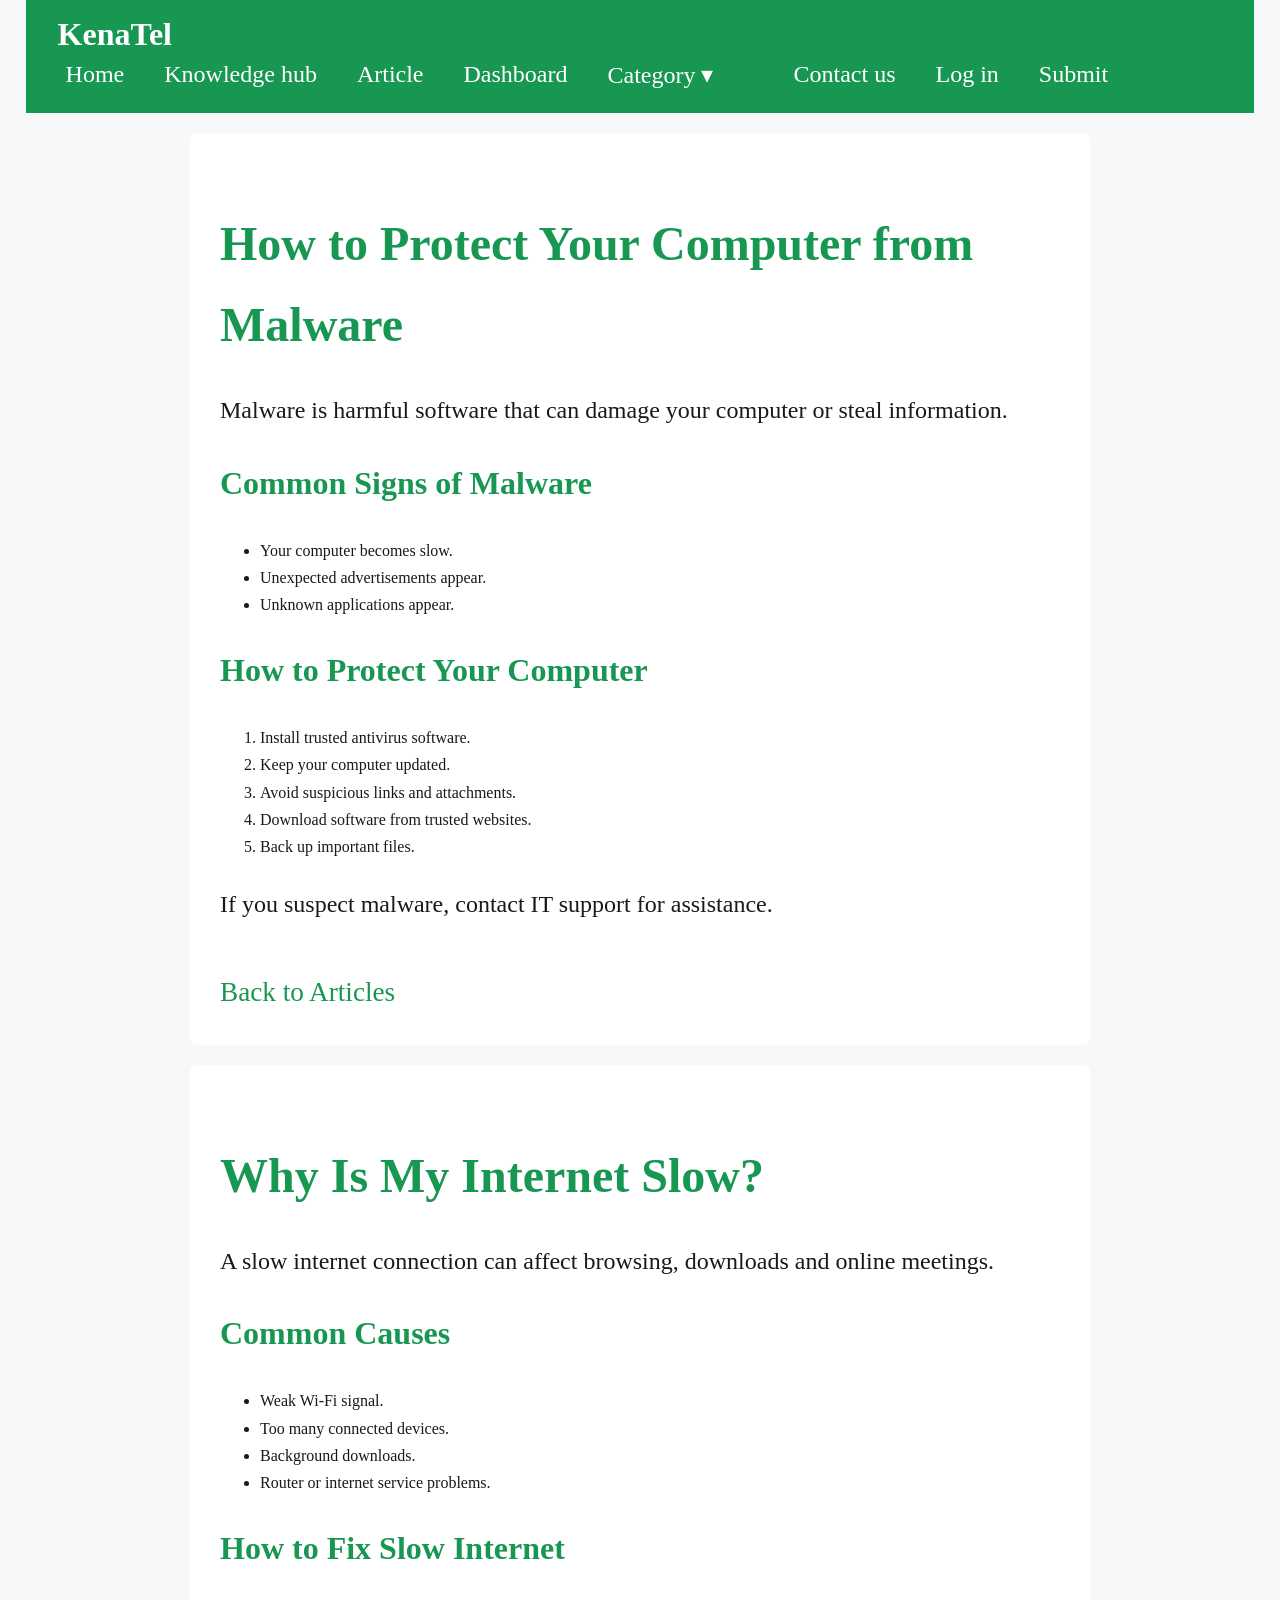
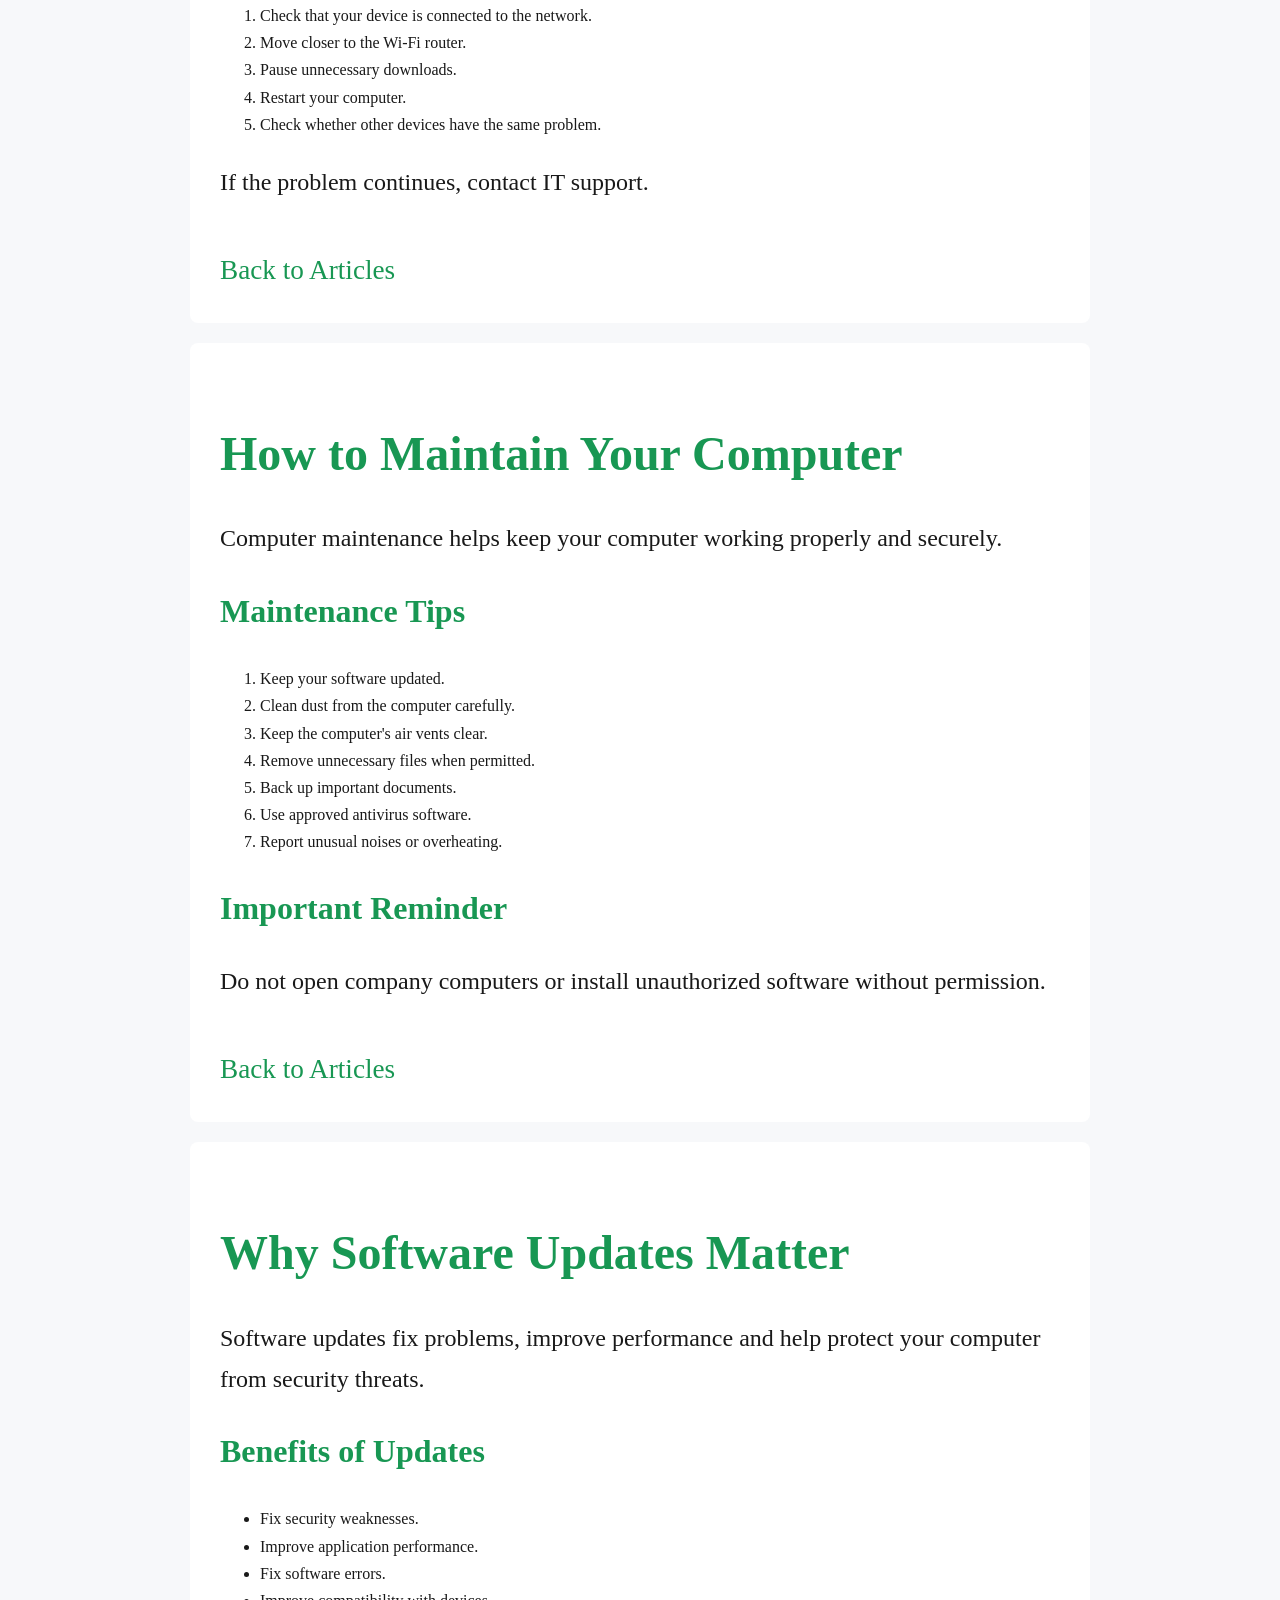
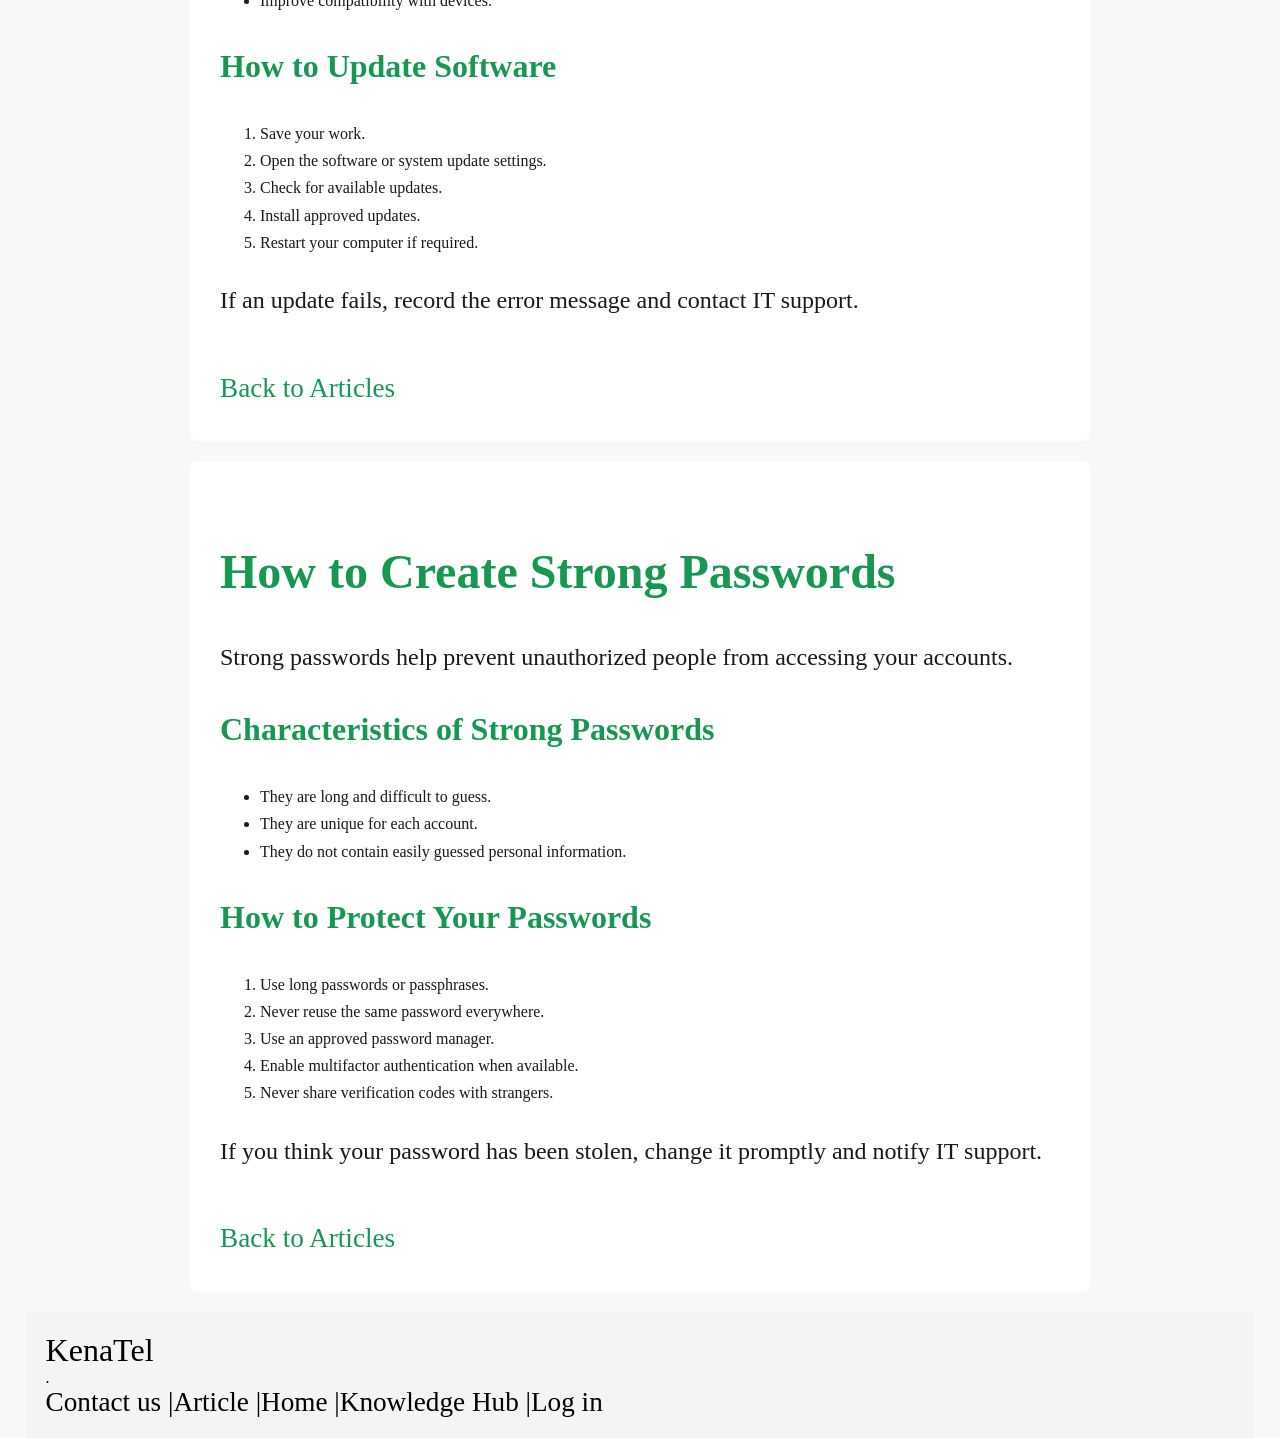
<file: readmore.html>
<!DOCTYPE html>
<html lang="en">
<head>
    <meta charset="UTF-8">
    <meta name="viewport" content="width=device-width, initial-scale=1.0">
    <title>Protect Your Computer from Malware</title>
    <link rel="stylesheet" href="readmore.css">
    <link rel="stylesheet" href="style.css">
</head>
<body>

<!-- start of nav bar -->

 <nav>
    <div class="logo">KenaTel</div>
    <div class="menu">
        <div class="menu-item">
        <a href="index.html">Home</a>
      </div>
      <div class="menu-item">
        <a href="Knowledge.html">Knowledge hub</a>
      </div>
        <div>
         <a href="article.html">Article</a>
      </div>
      <div class="menu-item">
        <a href="dashboard.html">Dashboard</a>
      </div>
      <div class="menu-item">
        <a href="#">Category ▾</a>
        <div class="dropdown">
          <a href="network.html">Network</a> 
          <a href="hardware.html">Hardware</a>
          <a href="software.html">Software</a>
          <a href="security.html">Security</a>
        

        </div>
      </div>
        <div class="menu-item">
        <a href="#"></a>
      </div>
      <div class="menu-item">
        <a href="contact.html">Contact us</a>
       
      </div>
      <div>
         <a href="login.html">Log in</a>
      </div>
    <div>
         <a href="submit.html">Submit</a>
      </div>
    </div>
  </nav>
<!-- end of nav bar -->




    <!-- start of malware section -->
<section class="articles-section" id="malware">
    <div class="article-card">
        <h1>How to Protect Your Computer from Malware</h1>

        <p>Malware is harmful software that can damage your computer or steal information.</p>

        <h2>Common Signs of Malware</h2>
        <ul>
            <li>Your computer becomes slow.</li>
            <li>Unexpected advertisements appear.</li>
            <li>Unknown applications appear.</li>
        </ul>

        <h2>How to Protect Your Computer</h2>
        <ol>
            <li>Install trusted antivirus software.</li>
            <li>Keep your computer updated.</li>
            <li>Avoid suspicious links and attachments.</li>
            <li>Download software from trusted websites.</li>
            <li>Back up important files.</li>
        </ol>

        <p>If you suspect malware, contact IT support for assistance.</p>

        <a href="article.html">Back to Articles</a>
    </div>
</section>

    <!-- end of malware section -->

<!-- start of internet section -->
<section class="articles-section" id="internet">
    <div class="article-card">
        <h1>Why Is My Internet Slow?</h1>

        <p>A slow internet connection can affect browsing, downloads and online meetings.</p>

        <h2>Common Causes</h2>
        <ul>
            <li>Weak Wi-Fi signal.</li>
            <li>Too many connected devices.</li>
            <li>Background downloads.</li>
            <li>Router or internet service problems.</li>
        </ul>

        <h2>How to Fix Slow Internet</h2>
        <ol>
            <li>Check that your device is connected to the network.</li>
            <li>Move closer to the Wi-Fi router.</li>
            <li>Pause unnecessary downloads.</li>
            <li>Restart your computer.</li>
            <li>Check whether other devices have the same problem.</li>
        </ol>

        <p>If the problem continues, contact IT support.</p>

        <a href="article.html">Back to Articles</a>
    </div>
</section>

<!-- end of internet section -->

<!-- start of computer maintenance section -->
<section class="articles-section" id="maintenance">
    <div class="article-card">
        <h1>How to Maintain Your Computer</h1>

        <p>Computer maintenance helps keep your computer working properly and securely.</p>

        <h2>Maintenance Tips</h2>
        <ol>
            <li>Keep your software updated.</li>
            <li>Clean dust from the computer carefully.</li>
            <li>Keep the computer's air vents clear.</li>
            <li>Remove unnecessary files when permitted.</li>
            <li>Back up important documents.</li>
            <li>Use approved antivirus software.</li>
            <li>Report unusual noises or overheating.</li>
        </ol>

        <h2>Important Reminder</h2>
        <p>Do not open company computers or install unauthorized software without permission.</p>

        <a href="article.html">Back to Articles</a>
    </div>
</section>

<!-- start of computer maintenance section -->

<!-- start of updates section -->
<section class="articles-section" id="updates">
    <div class="article-card">
        <h1>Why Software Updates Matter</h1>

        <p>Software updates fix problems, improve performance and help protect your computer from security threats.</p>

        <h2>Benefits of Updates</h2>
        <ul>
            <li>Fix security weaknesses.</li>
            <li>Improve application performance.</li>
            <li>Fix software errors.</li>
            <li>Improve compatibility with devices.</li>
        </ul>

        <h2>How to Update Software</h2>
        <ol>
            <li>Save your work.</li>
            <li>Open the software or system update settings.</li>
            <li>Check for available updates.</li>
            <li>Install approved updates.</li>
            <li>Restart your computer if required.</li>
        </ol>

        <p>If an update fails, record the error message and contact IT support.</p>

        <a href="article.html">Back to Articles</a>
    </div>
</section>

<!-- end of updates section -->

<!-- start of password section -->
<section class="articles-section" id="password">
    <div class="article-card">
        <h1>How to Create Strong Passwords</h1>

        <p>Strong passwords help prevent unauthorized people from accessing your accounts.</p>

        <h2>Characteristics of Strong Passwords</h2>
        <ul>
            <li>They are long and difficult to guess.</li>
            <li>They are unique for each account.</li>
            <li>They do not contain easily guessed personal information.</li>
        </ul>

        <h2>How to Protect Your Passwords</h2>
        <ol>
            <li>Use long passwords or passphrases.</li>
            <li>Never reuse the same password everywhere.</li>
            <li>Use an approved password manager.</li>
            <li>Enable multifactor authentication when available.</li>
            <li>Never share verification codes with strangers.</li>
        </ol>

        <p>If you think your password has been stolen, change it promptly and notify IT support.</p>

        <a href="article.html">Back to Articles</a>
    </div>
</section>

<!-- end of password section -->

<!-- start of footer -->
<section class="footer">
    <footer class="footer-card">

        <div>
          <div class="footer-logo">KenaTel</div>.
        <div class="footer-wrapper">
            
            <div>
                <a href="contact.html">Contact us |</a>
            </div>
             <div>
               <a href="article.html">Article |</a> 
            </div>
             <div>
              <a href="index.html"> Home |</a> 
            </div>
             <div>
                <a href="Knowledge.html">Knowledge Hub |</a>
            </div>
            <div>
                <a href="login.html">Log in</a>

            </div>

        </div>
        </div>
    

        


    </footer>

</section>



<!-- end of footer -->
</body>
</html>
</file>
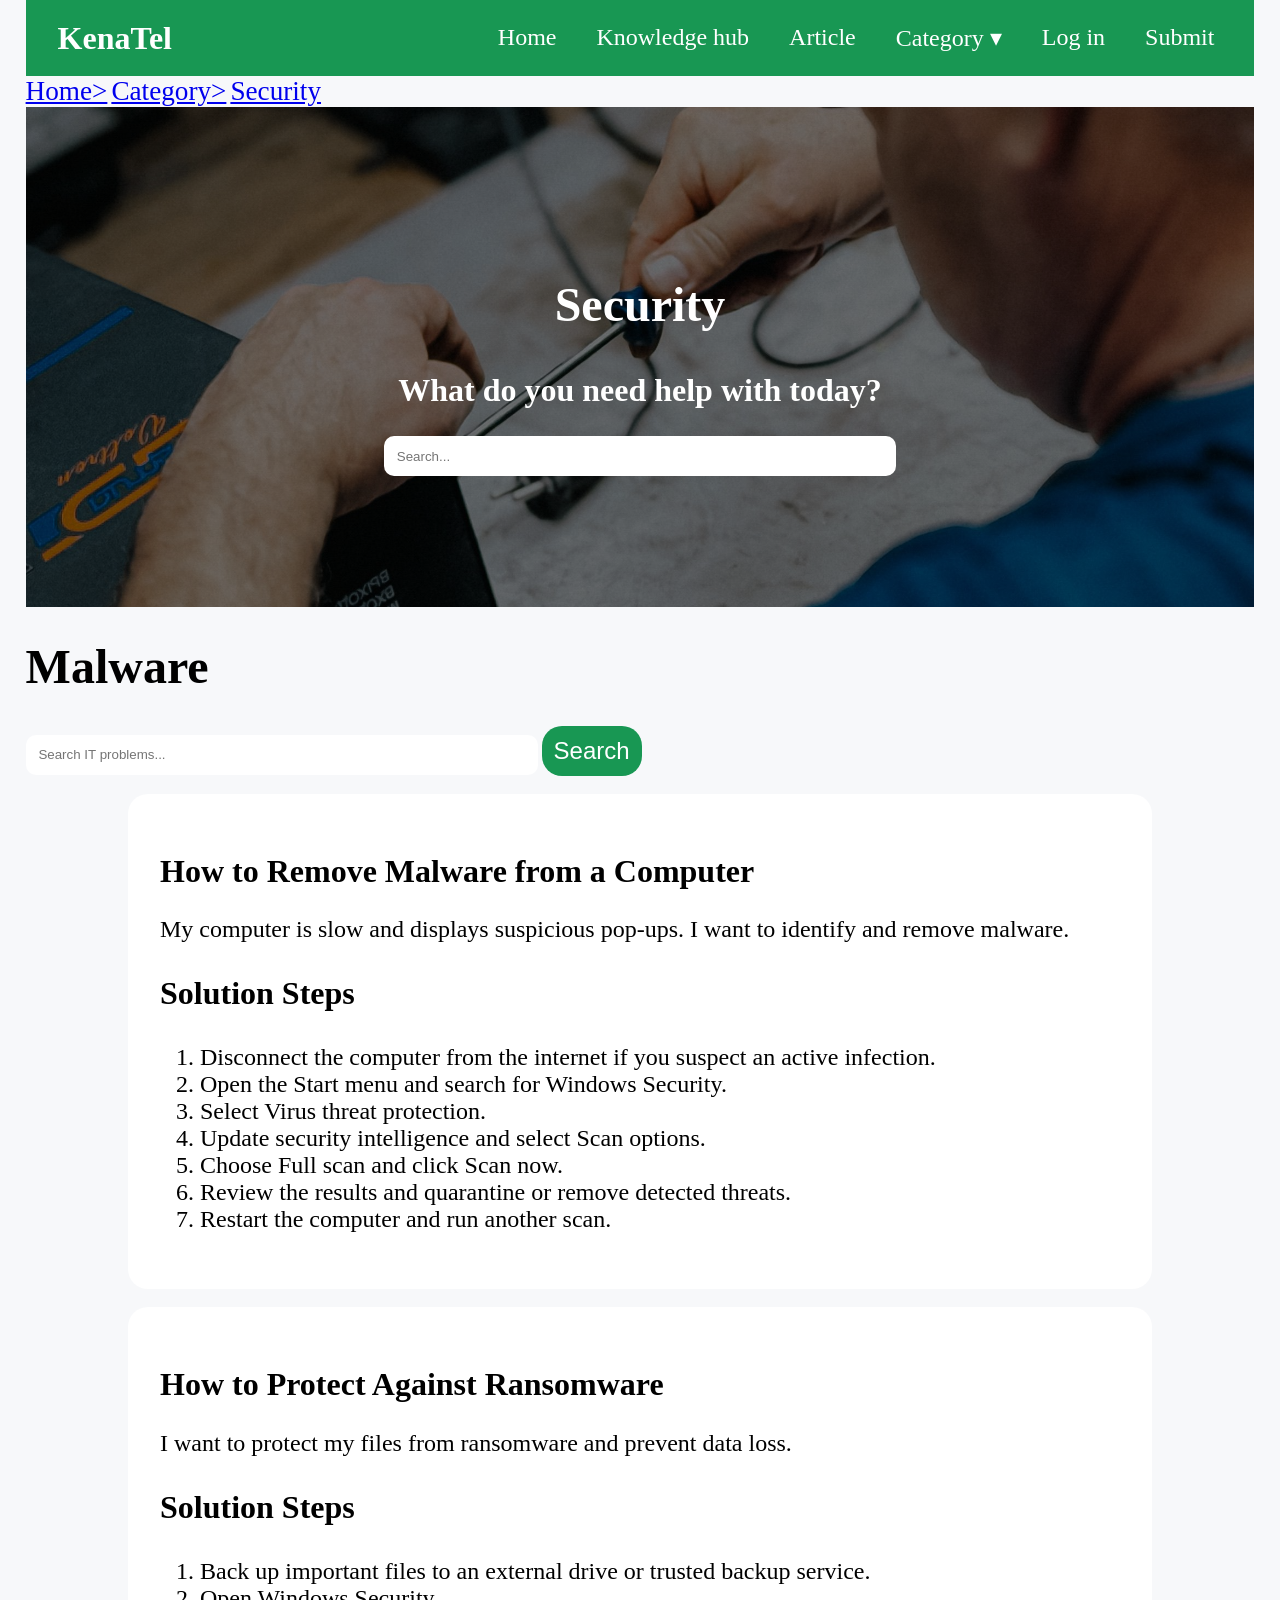
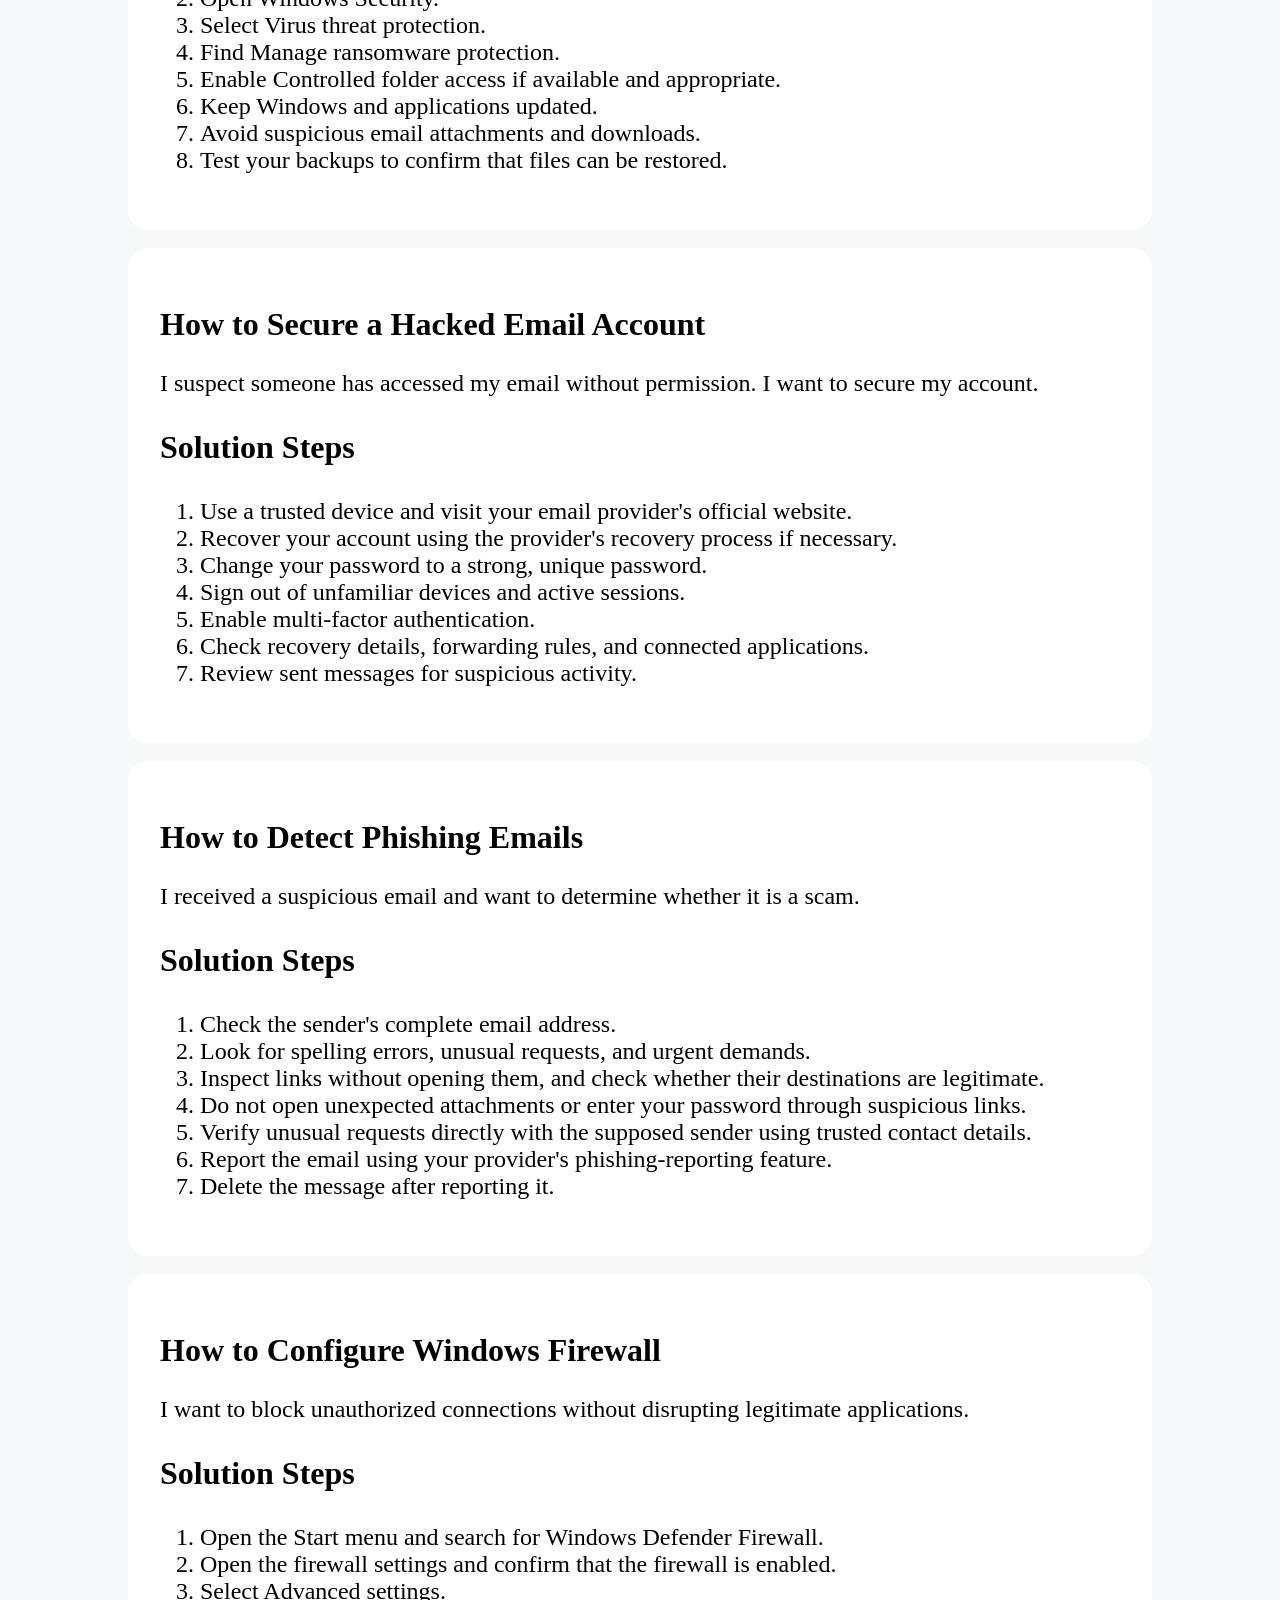
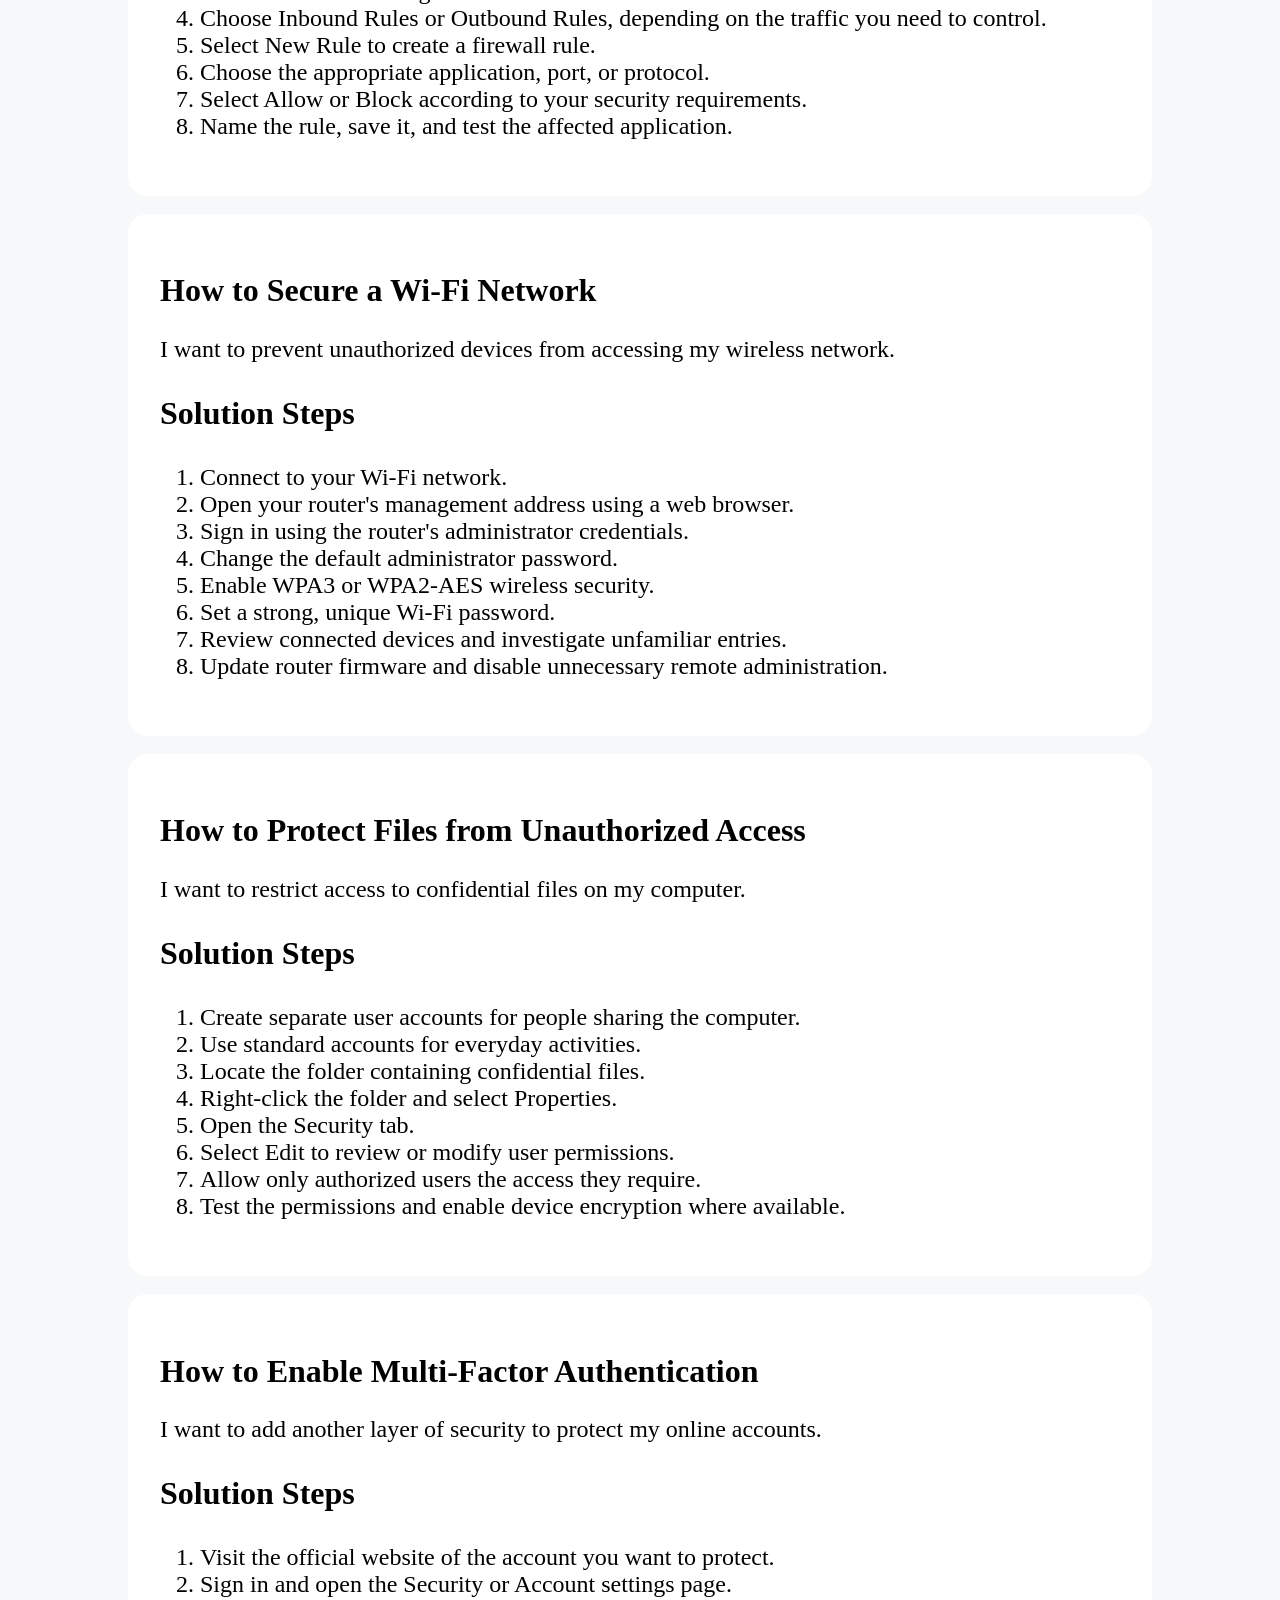
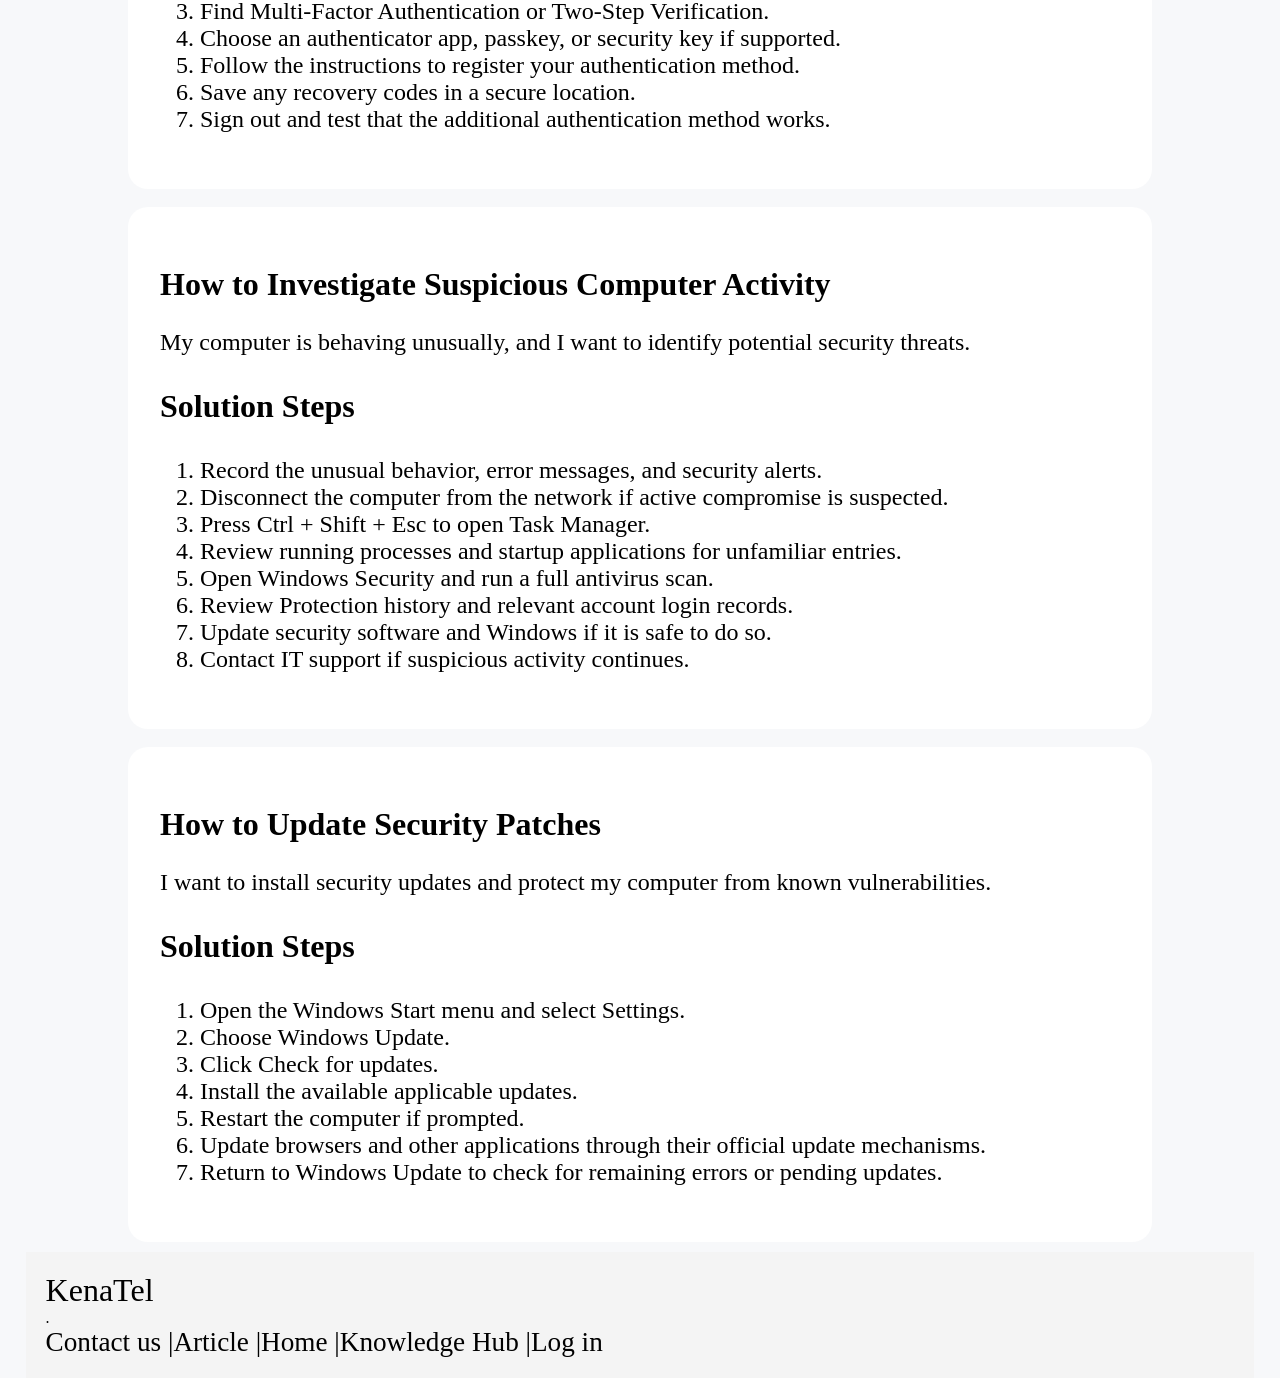
<file: security.html>
<!DOCTYPE html>
<html lang="en">
<head>
    <meta charset="UTF-8">
    <meta name="viewport" content="width=device-width, initial-scale=1.0">
    <title>KenaTel Support Center</title>
    <link rel="stylesheet" href="category.css">
    <link rel="stylesheet" href="style.css">
</head>
<body>
<!-- start of nav bar -->

 <nav>
    <div class="logo">KenaTel</div>
    <div class="menu">
        <div class="menu-item">
        <a href="index.html">Home</a>
      </div>
      <div class="menu-item">
        <a href="Knowledge.html">Knowledge hub</a>
      </div>
      <div class="menu-item">
        <a href="#">Article</a>
      </div>
      <div class="menu-item">
        <a href="#">Category ▾</a>
        <div class="dropdown">
          <a href="network.html">Network</a> 
          <a href="hardware.html">Hardware</a>
          <a href="software.html">Software</a>
          <a href="security.html">Security</a>
        

        </div>
      </div>
      <div class="menu-item">
        <a href="login.html">Log in</a>
      </div>
      <div>
         <a href="submit.html">Submit</a>
      </div>
    </div>
  </nav>
<!-- end of nav bar -->
<!-- start of hero links -->
            <div class="hero-links">
                <a href="index.html">Home></a>
                <a href="#">Category></a>
                <a href="security.html">Security</a>
            </div>

<!-- end of hero links -->
 <!-- start of header and search input-->

<Section class="header">
    <div>

        <h1>Security</h1>
        <h2>What do you need help with today?</h2>

    </div>
    <div class="search">
        <input type="text" placeholder="Search...">

    </div>

</Section>

<!-- end of header and search input -->
<!--start of main section  -->
<main>
    <div>
       
    </div>
    <div>
        <div>
            <h1>Malware</h1>
        </div>
   
<form action="Knowledge.html" method="get" class="search">

<label for="search" class="visually-hidden">Search IT problems</label>

<input type="search" id="search" name="q" placeholder="Search IT problems...">

<button type="submit">Search</button>

</form>


    </div>

</main>

<!-- end of main section -->

<!-- start solution section -->


<section class="solutions-section">

    <!-- 1. Remove Malware -->
    <div class="solution-card"id="malware">
        <h2>How to Remove Malware from a Computer</h2>
        <p>My computer is slow and displays suspicious pop-ups. I want to identify and remove malware.</p>

        <h3>Solution Steps</h3>
        <ol>
            <li>Disconnect the computer from the internet if you suspect an active infection.</li>
            <li>Open the Start menu and search for Windows Security.</li>
            <li>Select Virus  threat protection.</li>
            <li>Update security intelligence and select Scan options.</li>
            <li>Choose Full scan and click Scan now.</li>
            <li>Review the results and quarantine or remove detected threats.</li>
            <li>Restart the computer and run another scan.</li>
        </ol>
    </div>

    <!-- 2. Protect Against Ransomware -->
    <div class="solution-card"id="ransomware">
        <h2>How to Protect Against Ransomware</h2>
        <p>I want to protect my files from ransomware and prevent data loss.</p>

        <h3>Solution Steps</h3>
        <ol>
            <li>Back up important files to an external drive or trusted backup service.</li>
            <li>Open Windows Security.</li>
            <li>Select Virus threat protection.</li>
            <li>Find Manage ransomware protection.</li>
            <li>Enable Controlled folder access if available and appropriate.</li>
            <li>Keep Windows and applications updated.</li>
            <li>Avoid suspicious email attachments and downloads.</li>
            <li>Test your backups to confirm that files can be restored.</li>
        </ol>
    </div>

    <!-- 3. Secure a Hacked Email Account -->
    <div class="solution-card"id="hacked-email">
        <h2>How to Secure a Hacked Email Account</h2>
        <p>I suspect someone has accessed my email without permission. I want to secure my account.</p>

        <h3>Solution Steps</h3>
        <ol>
            <li>Use a trusted device and visit your email provider's official website.</li>
            <li>Recover your account using the provider's recovery process if necessary.</li>
            <li>Change your password to a strong, unique password.</li>
            <li>Sign out of unfamiliar devices and active sessions.</li>
            <li>Enable multi-factor authentication.</li>
            <li>Check recovery details, forwarding rules, and connected applications.</li>
            <li>Review sent messages for suspicious activity.</li>
        </ol>
    </div>

    <!-- 4. Detect Phishing Emails -->
    <div class="solution-card"id="phishing-email">
        <h2>How to Detect Phishing Emails</h2>
        <p>I received a suspicious email and want to determine whether it is a scam.</p>

        <h3>Solution Steps</h3>
        <ol>
            <li>Check the sender's complete email address.</li>
            <li>Look for spelling errors, unusual requests, and urgent demands.</li>
            <li>Inspect links without opening them, and check whether their destinations are legitimate.</li>
            <li>Do not open unexpected attachments or enter your password through suspicious links.</li>
            <li>Verify unusual requests directly with the supposed sender using trusted contact details.</li>
            <li>Report the email using your provider's phishing-reporting feature.</li>
            <li>Delete the message after reporting it.</li>
        </ol>
    </div>

    <!-- 5. Configure Windows Firewall -->
    <div class="solution-card"id="firewall">
        <h2>How to Configure Windows Firewall</h2>
        <p>I want to block unauthorized connections without disrupting legitimate applications.</p>

        <h3>Solution Steps</h3>
        <ol>
            <li>Open the Start menu and search for Windows Defender Firewall.</li>
            <li>Open the firewall settings and confirm that the firewall is enabled.</li>
            <li>Select Advanced settings.</li>
            <li>Choose Inbound Rules or Outbound Rules, depending on the traffic you need to control.</li>
            <li>Select New Rule to create a firewall rule.</li>
            <li>Choose the appropriate application, port, or protocol.</li>
            <li>Select Allow or Block according to your security requirements.</li>
            <li>Name the rule, save it, and test the affected application.</li>
        </ol>
    </div>

    <!-- 6. Secure a Wi-Fi Network -->
    <div class="solution-card"id="secure-wifi">
        <h2>How to Secure a Wi-Fi Network</h2>
        <p>I want to prevent unauthorized devices from accessing my wireless network.</p>

        <h3>Solution Steps</h3>
        <ol>
            <li>Connect to your Wi-Fi network.</li>
            <li>Open your router's management address using a web browser.</li>
            <li>Sign in using the router's administrator credentials.</li>
            <li>Change the default administrator password.</li>
            <li>Enable WPA3 or WPA2-AES wireless security.</li>
            <li>Set a strong, unique Wi-Fi password.</li>
            <li>Review connected devices and investigate unfamiliar entries.</li>
            <li>Update router firmware and disable unnecessary remote administration.</li>
        </ol>
    </div>

    <!-- 7. Protect Files from Unauthorized Access -->
    <div class="solution-card"id="unauthorized">
        <h2>How to Protect Files from Unauthorized Access</h2>
        <p>I want to restrict access to confidential files on my computer.</p>

        <h3>Solution Steps</h3>
        <ol>
            <li>Create separate user accounts for people sharing the computer.</li>
            <li>Use standard accounts for everyday activities.</li>
            <li>Locate the folder containing confidential files.</li>
            <li>Right-click the folder and select Properties.</li>
            <li>Open the Security tab.</li>
            <li>Select Edit to review or modify user permissions.</li>
            <li>Allow only authorized users the access they require.</li>
            <li>Test the permissions and enable device encryption where available.</li>
        </ol>
    </div>

    <!-- 8. Enable Multi-Factor Authentication -->
    <div class="solution-card"id="authentication">
        <h2>How to Enable Multi-Factor Authentication</h2>
        <p>I want to add another layer of security to protect my online accounts.</p>

        <h3>Solution Steps</h3>
        <ol>
            <li>Visit the official website of the account you want to protect.</li>
            <li>Sign in and open the Security or Account settings page.</li>
            <li>Find Multi-Factor Authentication or Two-Step Verification.</li>
            <li>Choose an authenticator app, passkey, or security key if supported.</li>
            <li>Follow the instructions to register your authentication method.</li>
            <li>Save any recovery codes in a secure location.</li>
            <li>Sign out and test that the additional authentication method works.</li>
        </ol>
    </div>

    <!-- 9. Investigate Suspicious Computer Activity -->
    <div class="solution-card"id="">
        <h2>How to Investigate Suspicious Computer Activity</h2>
        <p>My computer is behaving unusually, and I want to identify potential security threats.</p>

        <h3>Solution Steps</h3>
        <ol>
            <li>Record the unusual behavior, error messages, and security alerts.</li>
            <li>Disconnect the computer from the network if active compromise is suspected.</li>
            <li>Press Ctrl + Shift + Esc to open Task Manager.</li>
            <li>Review running processes and startup applications for unfamiliar entries.</li>
            <li>Open Windows Security and run a full antivirus scan.</li>
            <li>Review Protection history and relevant account login records.</li>
            <li>Update security software and Windows if it is safe to do so.</li>
            <li>Contact IT support if suspicious activity continues.</li>
        </ol>
    </div>

    <!-- 10. Update Security Patches -->
    <div class="solution-card">
        <h2>How to Update Security Patches</h2>
        <p>I want to install security updates and protect my computer from known vulnerabilities.</p>

        <h3>Solution Steps</h3>
        <ol>
            <li>Open the Windows Start menu and select Settings.</li>
            <li>Choose Windows Update.</li>
            <li>Click Check for updates.</li>
            <li>Install the available applicable updates.</li>
            <li>Restart the computer if prompted.</li>
            <li>Update browsers and other applications through their official update mechanisms.</li>
            <li>Return to Windows Update to check for remaining errors or pending updates.</li>
        </ol>
    </div>

</section>





<!-- end of silution section -->

<!-- start of footer -->
<section class="footer">
    <footer class="footer-card">

        <div>
          <div class="footer-logo">KenaTel</div>.
        <div class="footer-wrapper">
            
            <div>
                <a href="contact.html">Contact us |</a>
            </div>
             <div>
               <a href="article.html">Article |</a> 
            </div>
             <div>
              <a href="index.html"> Home |</a> 
            </div>
             <div>
                <a href="Knowledge.html">Knowledge Hub |</a>
            </div>
            <div>
                <a href="login.html">Log in</a>

            </div>

        </div>
        </div>
    

        


    </footer>

</section>



<!-- end of footer -->






</body>
</html>
</file>
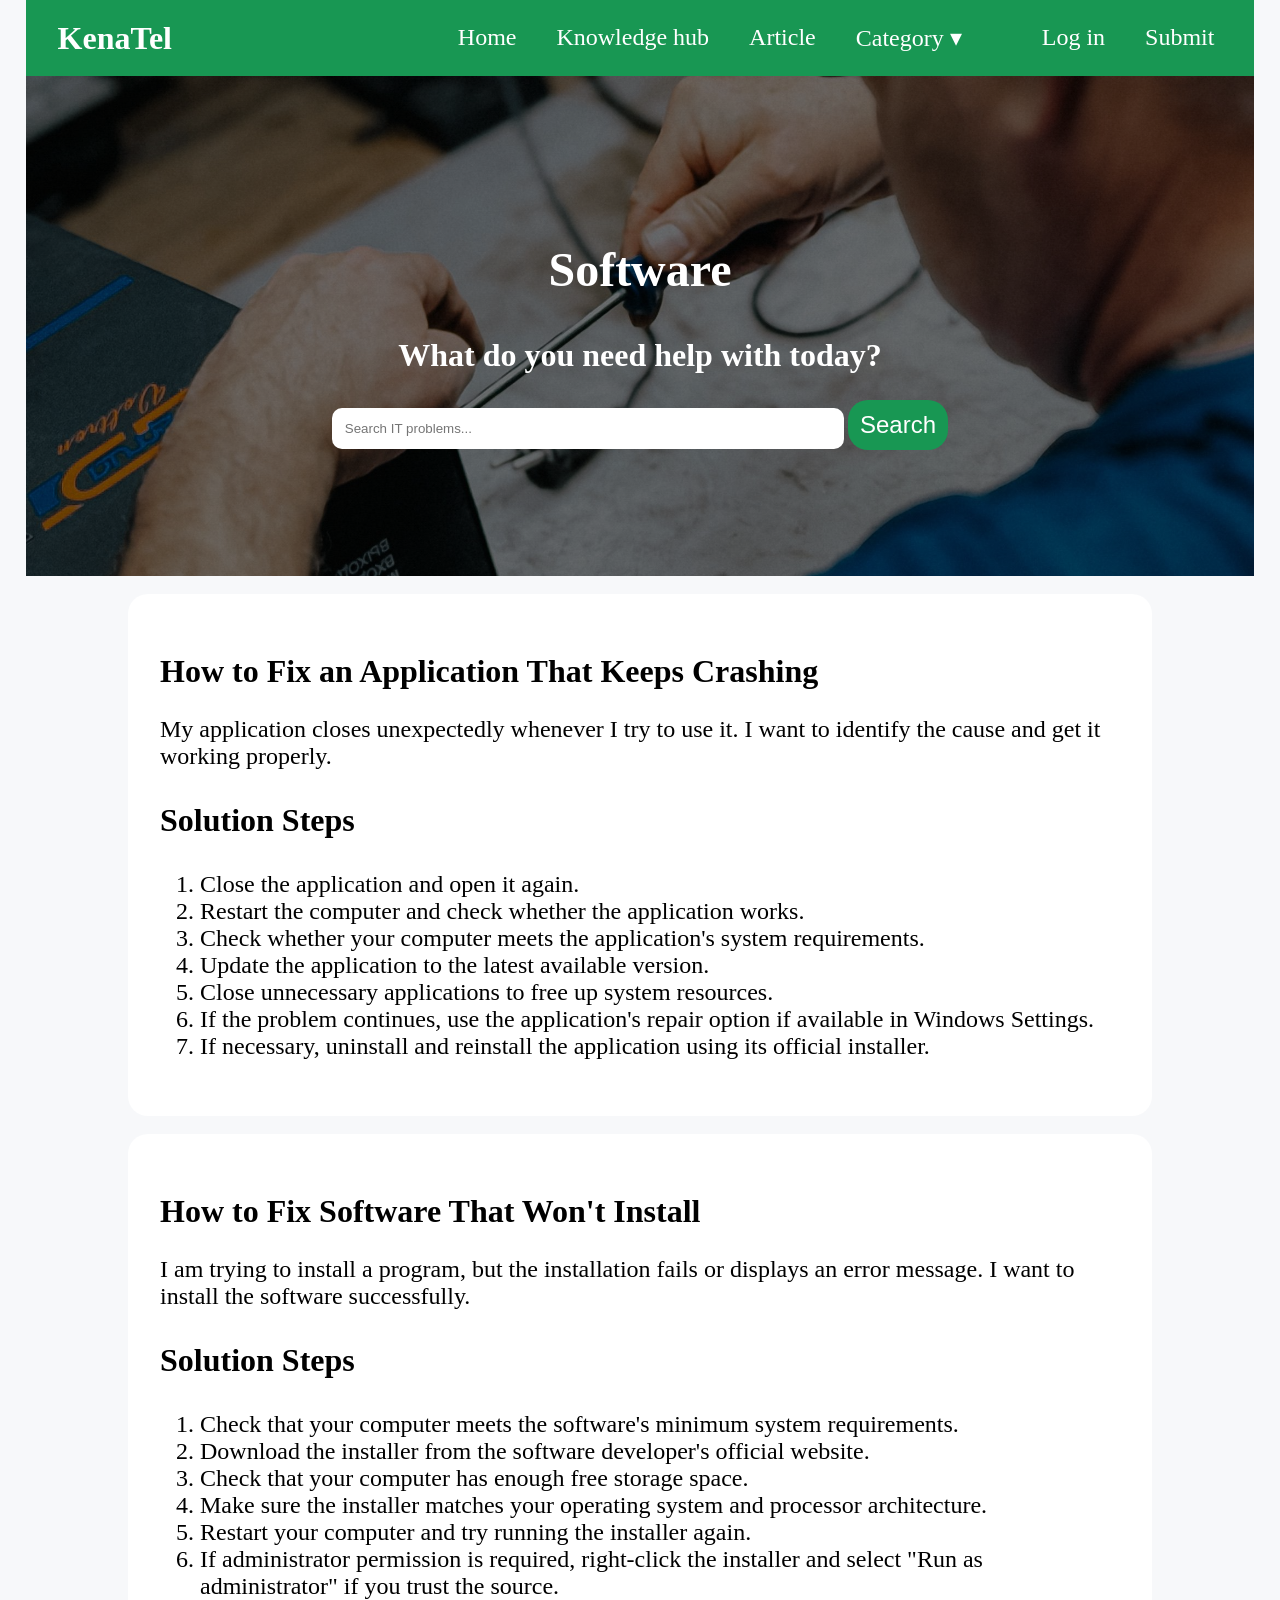
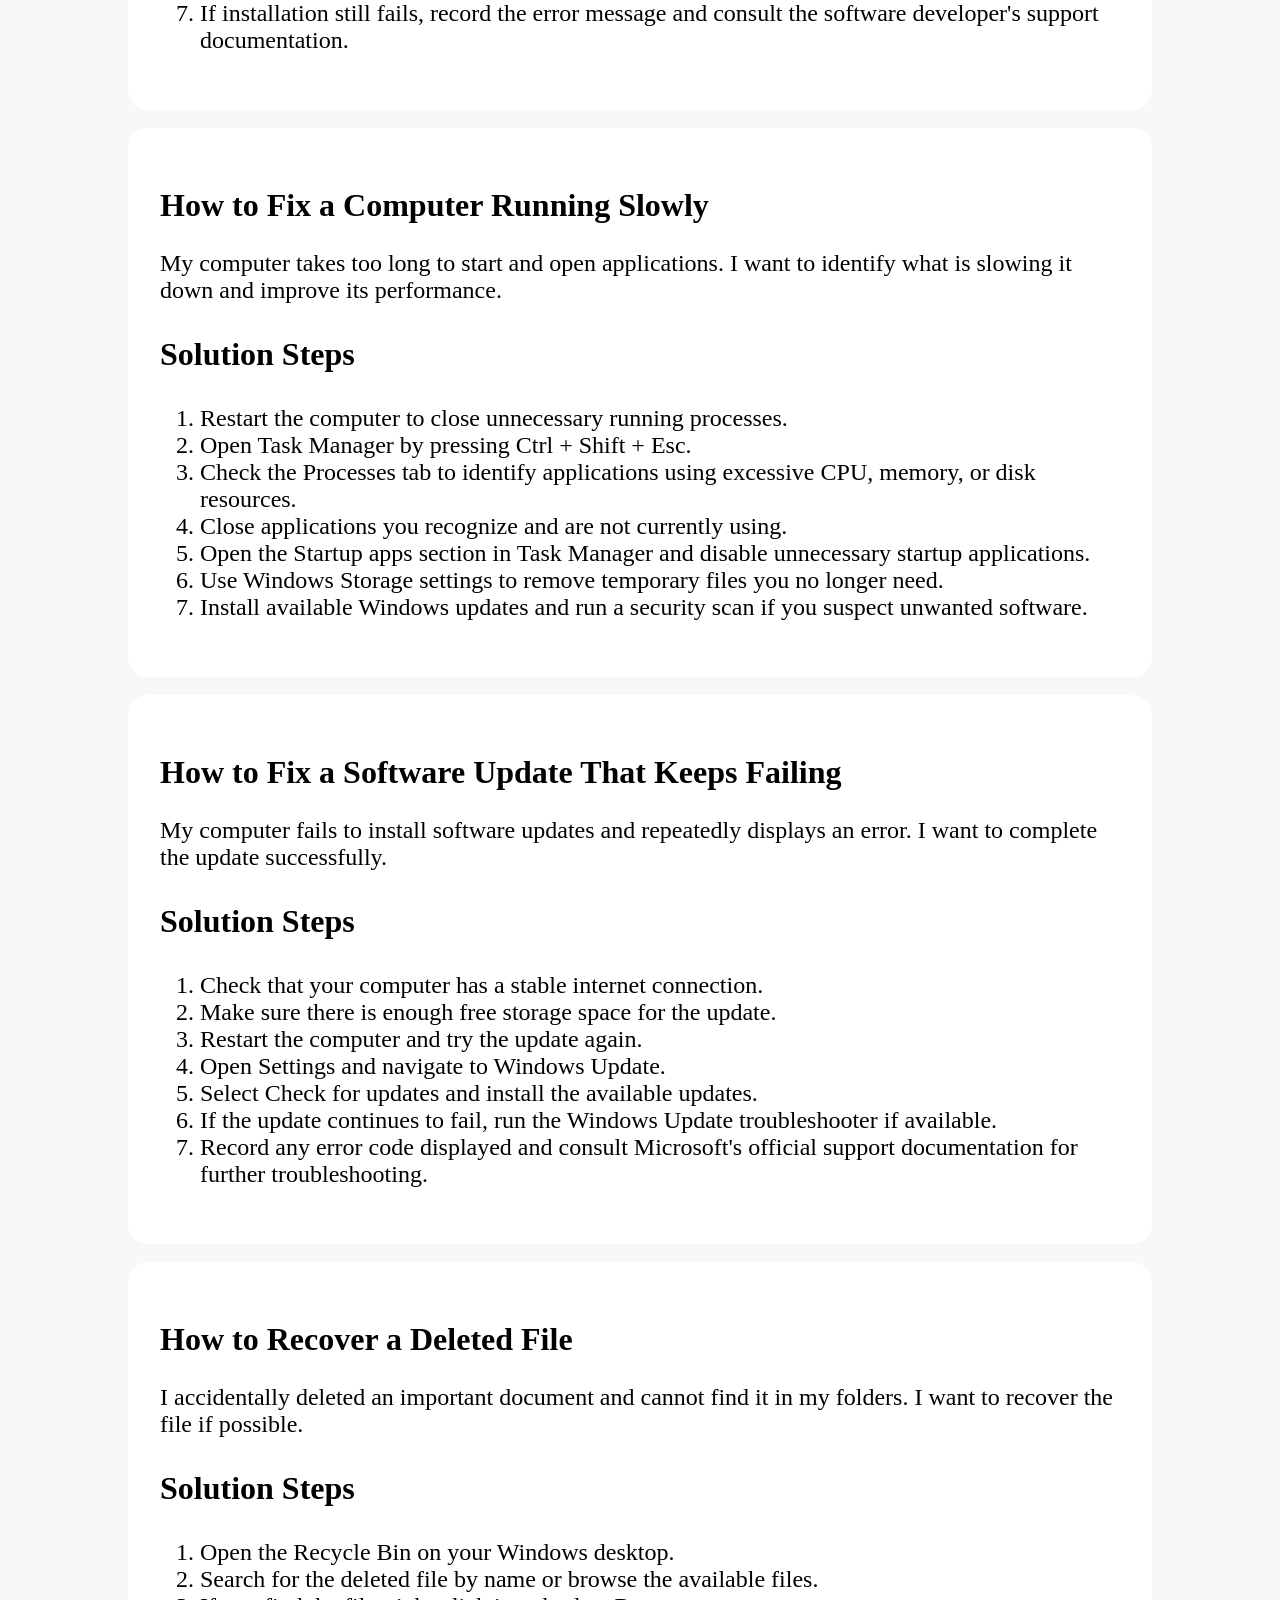
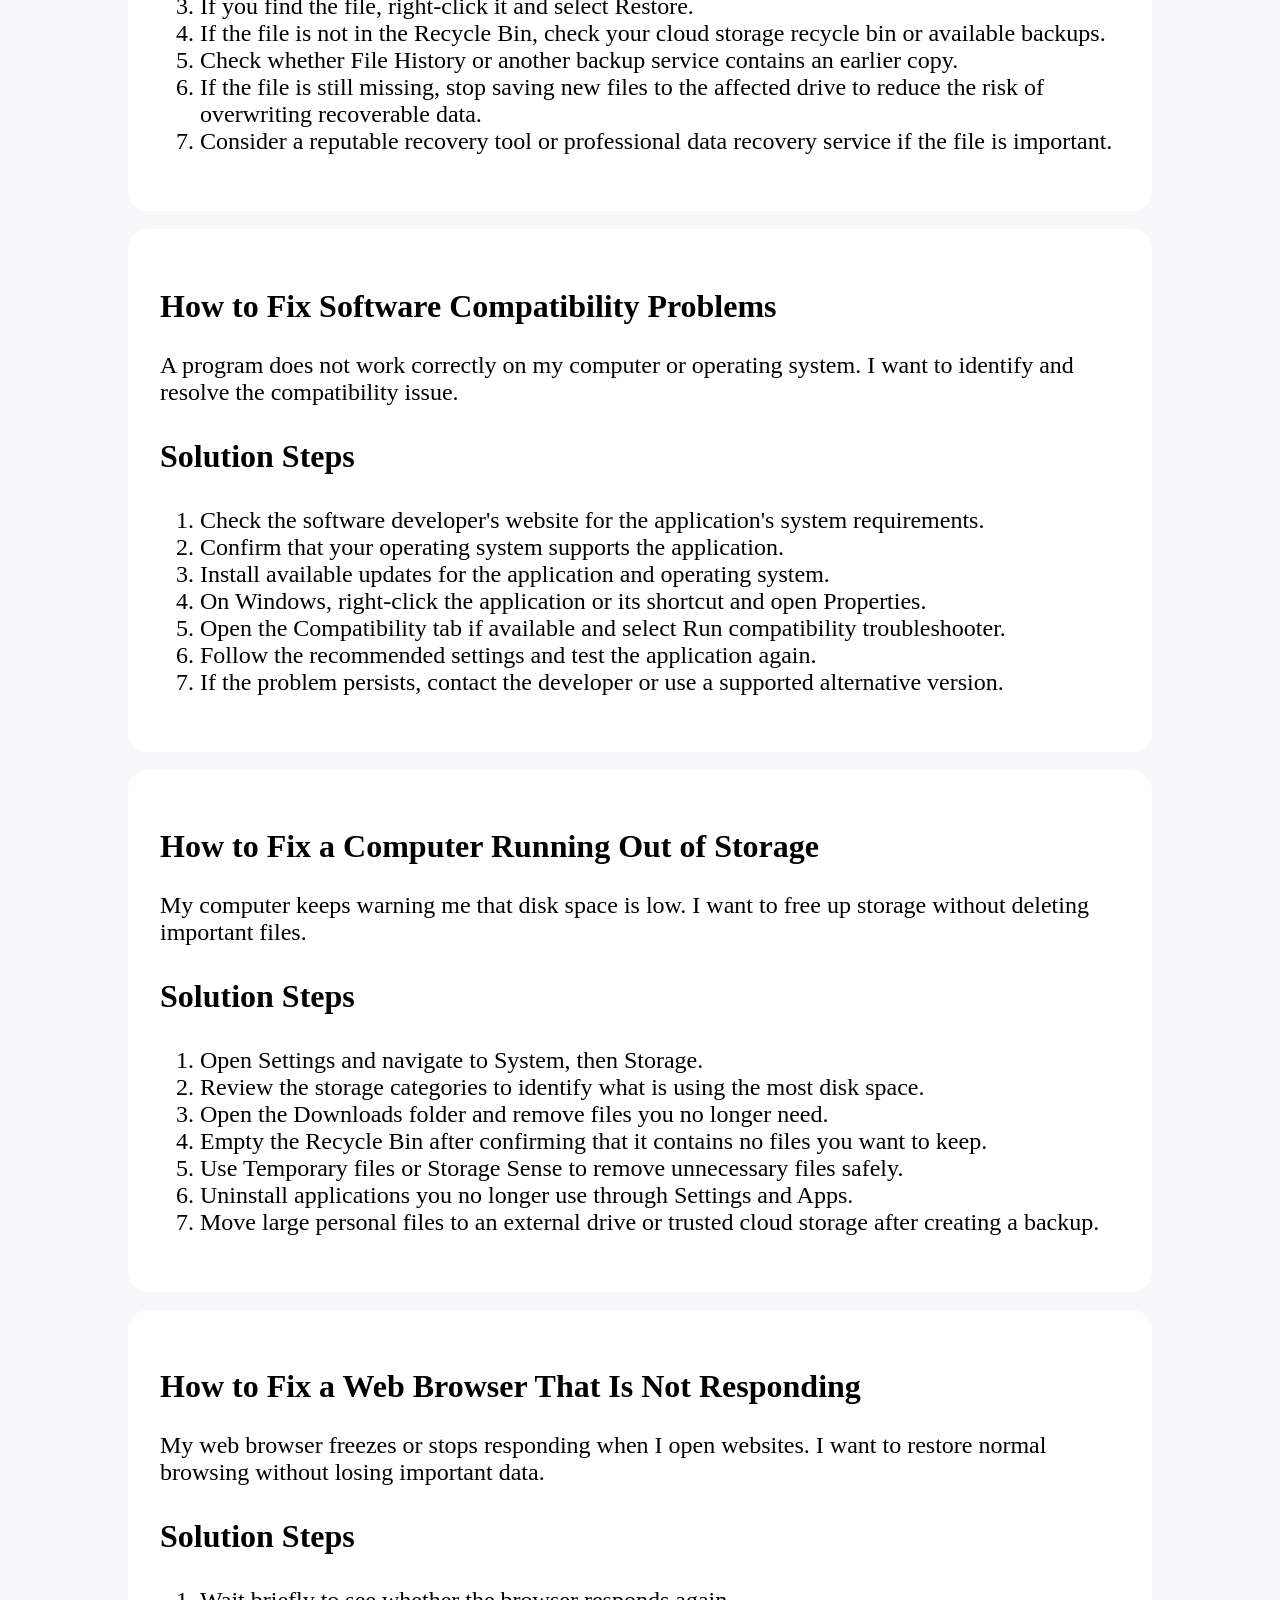
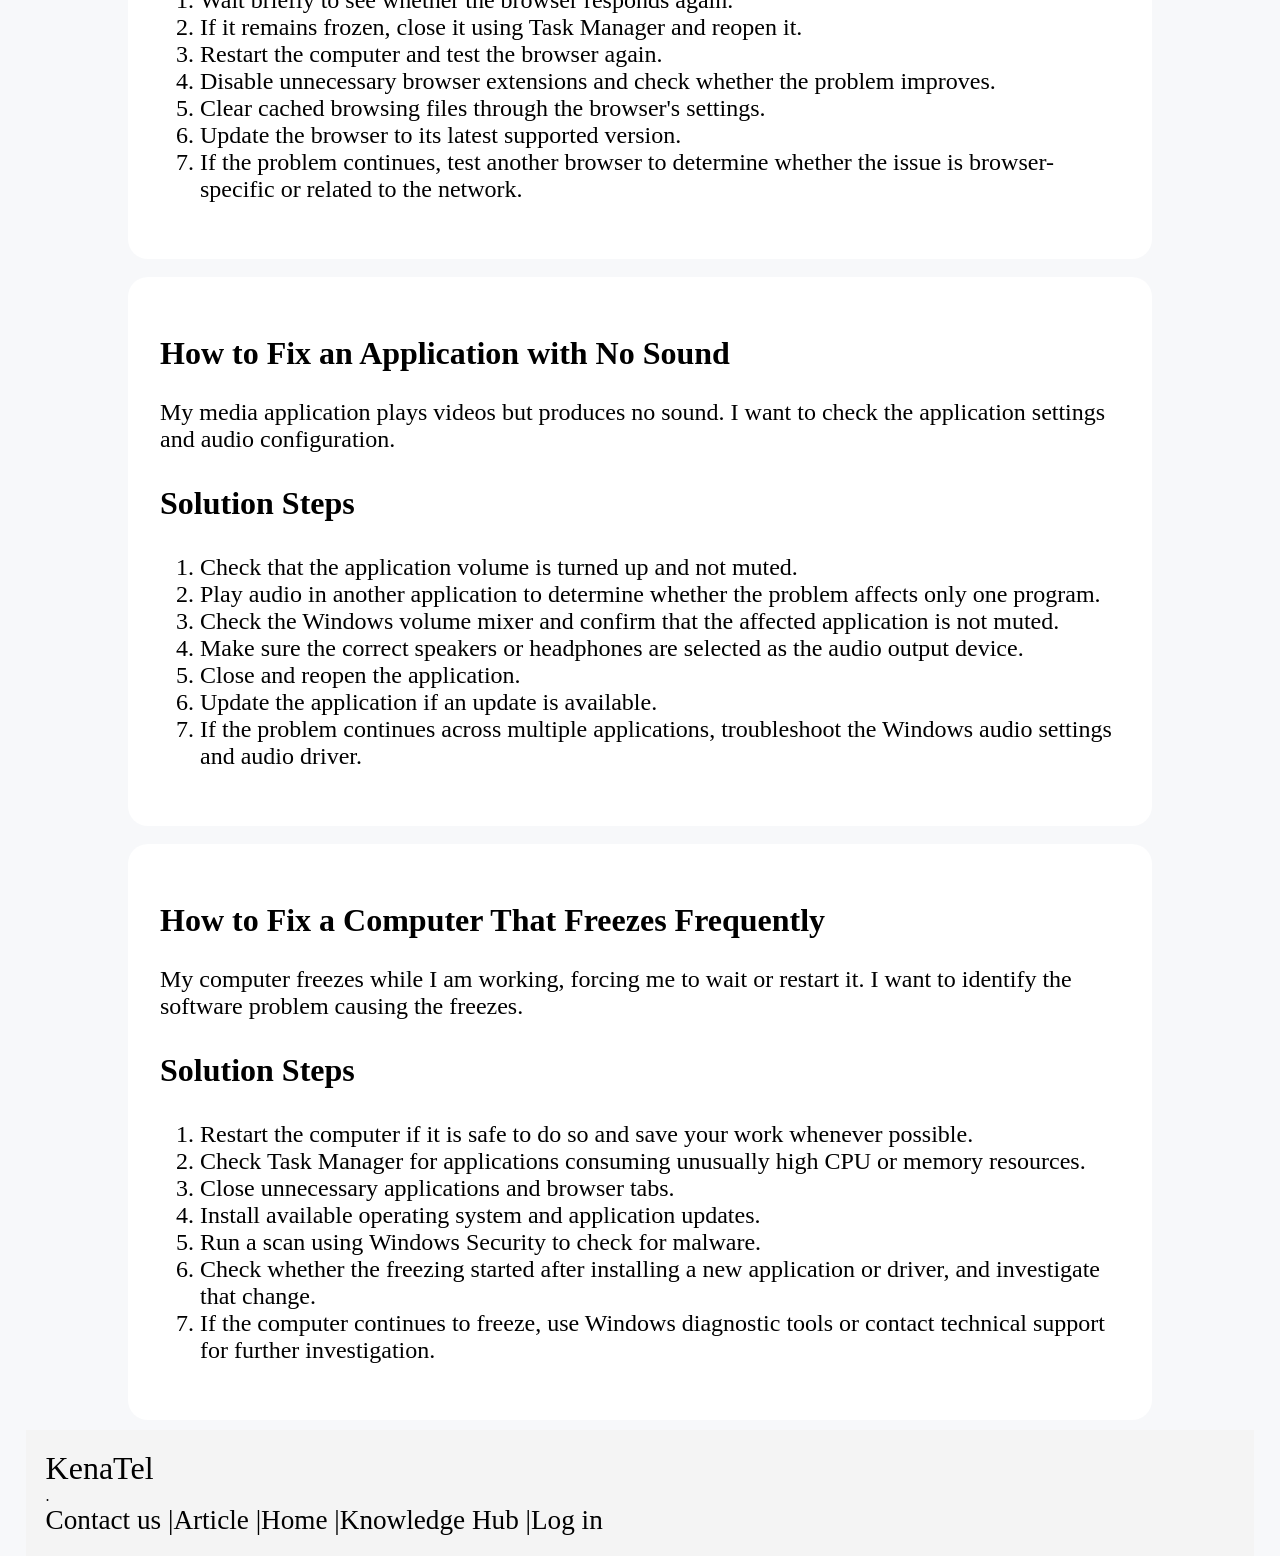
<file: software.html>
<!DOCTYPE html>
<html lang="en">
<head>
    <meta charset="UTF-8">
    <meta name="viewport" content="width=device-width, initial-scale=1.0">
    <title>KenaTel Support Center</title>
    <link rel="stylesheet" href="category.css">
    <link rel="stylesheet" href="style.css">
</head>
<body>
<!-- start of nav bar -->

 <nav>
    <div class="logo">KenaTel</div>
    <div class="menu">
        <div class="menu-item">
        <a href="index.html">Home</a>
      </div>
      <div class="menu-item">
        <a href="Knowledge.html">Knowledge hub</a>
      </div>
      <div class="menu-item">
        <a href="article.html">Article</a>
      </div>
      <div class="menu-item">
        <a href="#">Category ▾</a>
        <div class="dropdown">
          <a href="network.html">Network</a> 
          <a href="hardware.html">Hardware</a>
          <a href="software.html">Software</a>
          <a href="security.html">Security</a>
        

        </div>
      </div>
        <div class="menu-item">
        <a href="#"></a>
      </div>
      <div class="menu-item">
        <a href="login.html">Log in</a>
      </div>
      <div>
         <a href="submit.html">Submit</a>
      </div>
    </div>
  </nav>
<!-- end of nav bar -->
<!-- start of header and search input-->

<Section class="header">
    <div>

        <h1>Software</h1>
        <h2>What do you need help with today?</h2>

    </div>
    
<form action="Knowledge.html" method="get" class="search">

<label for="search" class="visually-hidden">Search IT problems</label>

<input type="search" id="search" name="q" placeholder="Search IT problems...">

<button type="submit">Search</button>

</form>


</Section>

<!-- end of header and search input -->
<section class="solutions-section" id="crashing">

    <div class="solution-card">
        <h2>How to Fix an Application That Keeps Crashing</h2>
        <p>My application closes unexpectedly whenever I try to use it. I want to identify the cause and get it working properly.</p>

        <h3>Solution Steps</h3>
        <ol>
            <li>Close the application and open it again.</li>
            <li>Restart the computer and check whether the application works.</li>
            <li>Check whether your computer meets the application's system requirements.</li>
            <li>Update the application to the latest available version.</li>
            <li>Close unnecessary applications to free up system resources.</li>
            <li>If the problem continues, use the application's repair option if available in Windows Settings.</li>
            <li>If necessary, uninstall and reinstall the application using its official installer.</li>
        </ol>
    </div>

    <div class="solution-card" od="installation">
        <h2>How to Fix Software That Won't Install</h2>
        <p>I am trying to install a program, but the installation fails or displays an error message. I want to install the software successfully.</p>

        <h3>Solution Steps</h3>
        <ol>
            <li>Check that your computer meets the software's minimum system requirements.</li>
            <li>Download the installer from the software developer's official website.</li>
            <li>Check that your computer has enough free storage space.</li>
            <li>Make sure the installer matches your operating system and processor architecture.</li>
            <li>Restart your computer and try running the installer again.</li>
            <li>If administrator permission is required, right-click the installer and select "Run as administrator" if you trust the source.</li>
            <li>If installation still fails, record the error message and consult the software developer's support documentation.</li>
        </ol>
    </div>

    <div class="solution-card" id="running-slow">
        <h2>How to Fix a Computer Running Slowly</h2>
        <p>My computer takes too long to start and open applications. I want to identify what is slowing it down and improve its performance.</p>

        <h3>Solution Steps</h3>
        <ol>
            <li>Restart the computer to close unnecessary running processes.</li>
            <li>Open Task Manager by pressing Ctrl + Shift + Esc.</li>
            <li>Check the Processes tab to identify applications using excessive CPU, memory, or disk resources.</li>
            <li>Close applications you recognize and are not currently using.</li>
            <li>Open the Startup apps section in Task Manager and disable unnecessary startup applications.</li>
            <li>Use Windows Storage settings to remove temporary files you no longer need.</li>
            <li>Install available Windows updates and run a security scan if you suspect unwanted software.</li>
        </ol>
    </div>

    <div class="solution-card" od="update-falling">
        <h2>How to Fix a Software Update That Keeps Failing</h2>
        <p>My computer fails to install software updates and repeatedly displays an error. I want to complete the update successfully.</p>

        <h3>Solution Steps</h3>
        <ol>
            <li>Check that your computer has a stable internet connection.</li>
            <li>Make sure there is enough free storage space for the update.</li>
            <li>Restart the computer and try the update again.</li>
            <li>Open Settings and navigate to Windows Update.</li>
            <li>Select Check for updates and install the available updates.</li>
            <li>If the update continues to fail, run the Windows Update troubleshooter if available.</li>
            <li>Record any error code displayed and consult Microsoft's official support documentation for further troubleshooting.</li>
        </ol>
    </div>

    <div class="solution-card" id="deleted-file">
        <h2>How to Recover a Deleted File</h2>
        <p>I accidentally deleted an important document and cannot find it in my folders. I want to recover the file if possible.</p>

        <h3>Solution Steps</h3>
        <ol>
            <li>Open the Recycle Bin on your Windows desktop.</li>
            <li>Search for the deleted file by name or browse the available files.</li>
            <li>If you find the file, right-click it and select Restore.</li>
            <li>If the file is not in the Recycle Bin, check your cloud storage recycle bin or available backups.</li>
            <li>Check whether File History or another backup service contains an earlier copy.</li>
            <li>If the file is still missing, stop saving new files to the affected drive to reduce the risk of overwriting recoverable data.</li>
            <li>Consider a reputable recovery tool or professional data recovery service if the file is important.</li>
        </ol>
    </div>

    <div class="solution-card" id="compatability">
        <h2>How to Fix Software Compatibility Problems</h2>
        <p>A program does not work correctly on my computer or operating system. I want to identify and resolve the compatibility issue.</p>

        <h3>Solution Steps</h3>
        <ol>
            <li>Check the software developer's website for the application's system requirements.</li>
            <li>Confirm that your operating system supports the application.</li>
            <li>Install available updates for the application and operating system.</li>
            <li>On Windows, right-click the application or its shortcut and open Properties.</li>
            <li>Open the Compatibility tab if available and select Run compatibility troubleshooter.</li>
            <li>Follow the recommended settings and test the application again.</li>
            <li>If the problem persists, contact the developer or use a supported alternative version.</li>
        </ol>
    </div>

    <div class="solution-card" id="storage">
        <h2>How to Fix a Computer Running Out of Storage</h2>
        <p>My computer keeps warning me that disk space is low. I want to free up storage without deleting important files.</p>

        <h3>Solution Steps</h3>
        <ol>
            <li>Open Settings and navigate to System, then Storage.</li>
            <li>Review the storage categories to identify what is using the most disk space.</li>
            <li>Open the Downloads folder and remove files you no longer need.</li>
            <li>Empty the Recycle Bin after confirming that it contains no files you want to keep.</li>
            <li>Use Temporary files or Storage Sense to remove unnecessary files safely.</li>
            <li>Uninstall applications you no longer use through Settings and Apps.</li>
            <li>Move large personal files to an external drive or trusted cloud storage after creating a backup.</li>
        </ol>
    </div>

    <div class="solution-card" od="responding">
        <h2>How to Fix a Web Browser That Is Not Responding</h2>
        <p>My web browser freezes or stops responding when I open websites. I want to restore normal browsing without losing important data.</p>

        <h3>Solution Steps</h3>
        <ol>
            <li>Wait briefly to see whether the browser responds again.</li>
            <li>If it remains frozen, close it using Task Manager and reopen it.</li>
            <li>Restart the computer and test the browser again.</li>
            <li>Disable unnecessary browser extensions and check whether the problem improves.</li>
            <li>Clear cached browsing files through the browser's settings.</li>
            <li>Update the browser to its latest supported version.</li>
            <li>If the problem continues, test another browser to determine whether the issue is browser-specific or related to the network.</li>
        </ol>
    </div>

    <div class="solution-card" id="sound">
        <h2>How to Fix an Application with No Sound</h2>
        <p>My media application plays videos but produces no sound. I want to check the application settings and audio configuration.</p>

        <h3>Solution Steps</h3>
        <ol>
            <li>Check that the application volume is turned up and not muted.</li>
            <li>Play audio in another application to determine whether the problem affects only one program.</li>
            <li>Check the Windows volume mixer and confirm that the affected application is not muted.</li>
            <li>Make sure the correct speakers or headphones are selected as the audio output device.</li>
            <li>Close and reopen the application.</li>
            <li>Update the application if an update is available.</li>
            <li>If the problem continues across multiple applications, troubleshoot the Windows audio settings and audio driver.</li>
        </ol>
    </div>

    <div class="solution-card" id="freez">
        <h2>How to Fix a Computer That Freezes Frequently</h2>
        <p>My computer freezes while I am working, forcing me to wait or restart it. I want to identify the software problem causing the freezes.</p>

        <h3>Solution Steps</h3>
        <ol>
            <li>Restart the computer if it is safe to do so and save your work whenever possible.</li>
            <li>Check Task Manager for applications consuming unusually high CPU or memory resources.</li>
            <li>Close unnecessary applications and browser tabs.</li>
            <li>Install available operating system and application updates.</li>
            <li>Run a scan using Windows Security to check for malware.</li>
            <li>Check whether the freezing started after installing a new application or driver, and investigate that change.</li>
            <li>If the computer continues to freeze, use Windows diagnostic tools or contact technical support for further investigation.</li>
        </ol>
    </div>

</section>


<!-- start of footer -->
<section class="footer">
    <footer class="footer-card">

        <div>
          <div class="footer-logo">KenaTel</div>.
        <div class="footer-wrapper">
            
            <div>
                <a href="contact.html">Contact us |</a>
            </div>
             <div>
               <a href="article.html">Article |</a> 
            </div>
             <div>
              <a href="index.html"> Home |</a> 
            </div>
             <div>
                <a href="Knowledge.html">Knowledge Hub |</a>
            </div>
            <div>
                <a href="login.html">Log in</a>

            </div>

        </div>
        </div>
    

        


    </footer>

</section>



<!-- end of footer -->


</body>
</html>
</file>
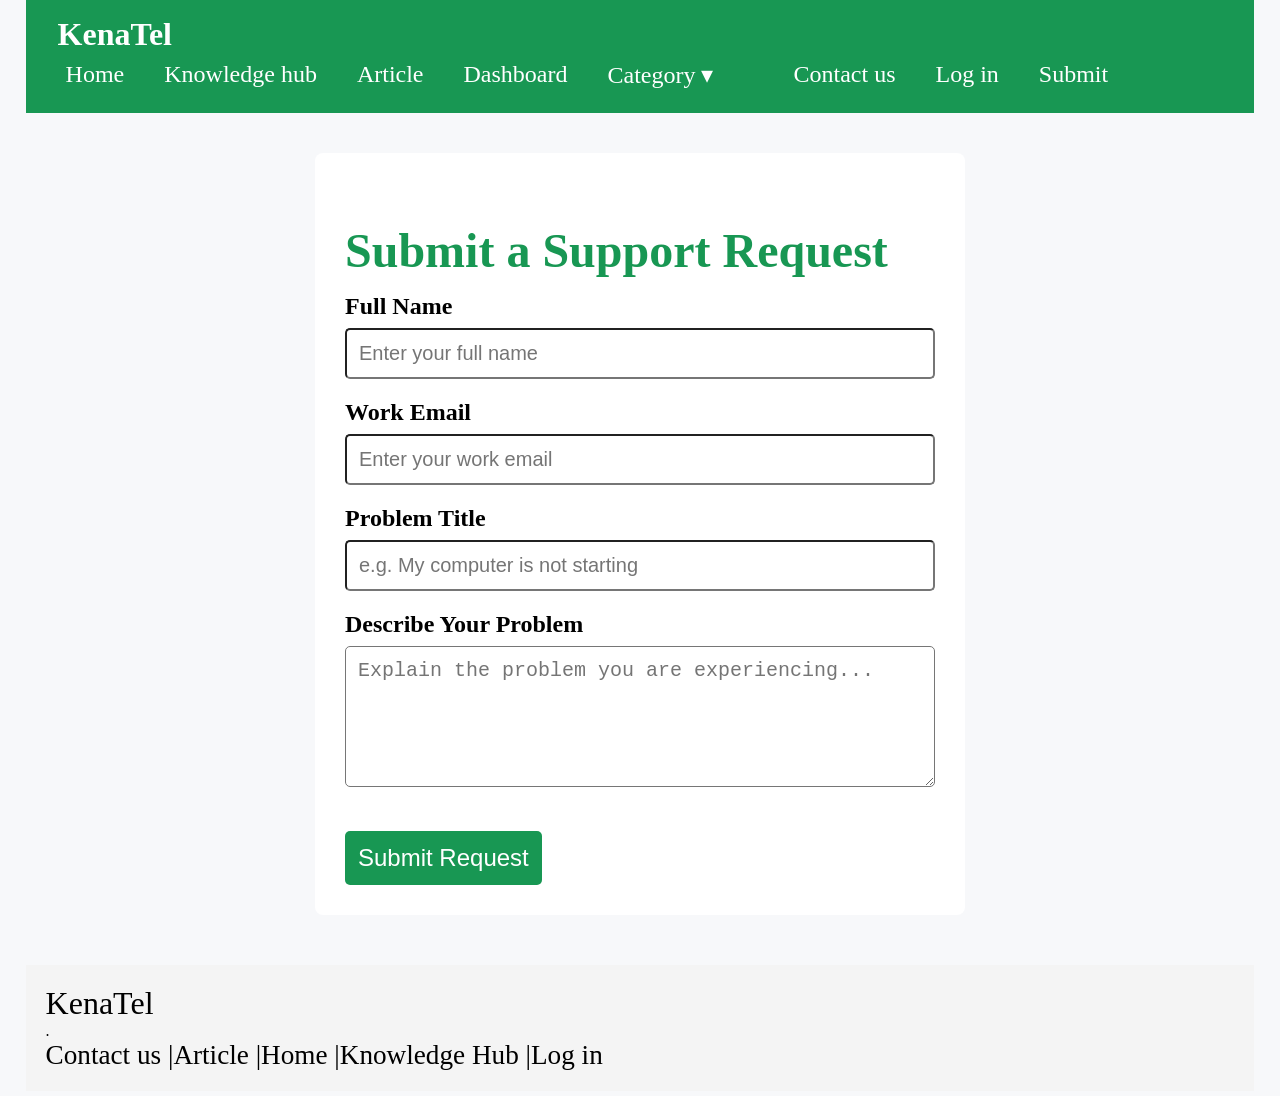
<file: submit.html>
<!DOCTYPE html>
<html lang="en">
<head>
    <meta charset="UTF-8">
    <meta name="viewport" content="width=device-width, initial-scale=1.0">
    <title>Submit a ticket</title>
    <link rel="stylesheet" href="submit.css">
    <link rel="stylesheet" href="style.css">
</head>
<body>
   <!-- start of nav bar -->

 <nav>
    <div class="logo">KenaTel</div>
    <div class="menu">
        <div class="menu-item">
        <a href="index.html">Home</a>
      </div>
      <div class="menu-item">
        <a href="Knowledge.html">Knowledge hub</a>
      </div>
        <div>
         <a href="article.html">Article</a>
      </div>
      <div class="menu-item">
        <a href="dashboard.html">Dashboard</a>
      </div>
      <div class="menu-item">
        <a href="#">Category ▾</a>
        <div class="dropdown">
          <a href="network.html">Network</a> 
          <a href="hardware.html">Hardware</a>
          <a href="software.html">Software</a>
          <a href="security.html">Security</a>
        

        </div>
      </div>
        <div class="menu-item">
        <a href="#"></a>
      </div>
      <div class="menu-item">
        <a href="contact.html">Contact us</a>
       
      </div>
      <div>
         <a href="login.html">Log in</a>
      </div>
     <div>
         <a href="submit.html">Submit</a>
      </div>
    </div>
  </nav>
<!-- end of nav bar --> 
<section class="request-section">

    <div class="request-container">

        <h1>Submit a Support Request</h1>

      

        <form action="#" method="post">

            <label for="name">Full Name</label>
            <input type="text" id="name" name="name"
                   placeholder="Enter your full name" required>

            <label for="email">Work Email</label>
            <input type="email" id="email" name="email"
                   placeholder="Enter your work email" required>

           

            <label for="title">Problem Title</label>
            <input type="text" id="title" name="title"
                   placeholder="e.g. My computer is not starting" required>

            <label for="description">Describe Your Problem</label>
            <textarea id="description" name="description"
                      rows="5"
                      placeholder="Explain the problem you are experiencing..."
                      required></textarea>
                      <a href="">
                         <button type="submit">Submit Request</button>

                      </a>

           
        </form>


    </div>

</section>

<!-- start of footer -->
<section class="footer">
    <footer class="footer-card">

        <div>
          <div class="footer-logo">KenaTel</div>.
        <div class="footer-wrapper">
            
            <div>
                <a href="contact.html">Contact us |</a>
            </div>
             <div>
               <a href="article.html">Article |</a> 
            </div>
             <div>
              <a href="index.html"> Home |</a> 
            </div>
             <div>
                <a href="Knowledge.html">Knowledge Hub |</a>
            </div>
            <div>
                <a href="login.html">Log in</a>

            </div>

        </div>
        </div>
    

        


    </footer>

</section>



<!-- end of footer -->

</body>
</html>
</file>
<file: article.css>
/*Start of articles section */
.articles-section {
   
    padding: 40px 20px;
    
}

.articles-section h1 {
    text-align: center;
    margin-bottom: 15px;
    color: #0e0e0e;
}



.articles-intro {
    text-align: center;
    color: #151515;
    margin-bottom: 35px;
    line-height: 1.6;
}


.articles-container {
    display: grid;
    grid-template-columns: 1fr 1fr;
    gap: 25px;
    max-width: 1100px;
    margin: auto;
}


.article-card {
    padding: 25px;
    background-color: white;
    border-radius: 8px;
    
}


.article-card h2 {
    font-size:2rem;
    margin-bottom: 15px;
    color: #189753;

}

.article-card p {
    color: #2a2929;
    line-height: 1.6;
    margin-bottom: 20px;
    font-size: 2rem;
}


.article-card a {
    color: #189753;
    text-decoration: none;
    font-weight: bold;
    
}


@media (max-width: 900px) {
    .articles-container {
        grid-template-columns:1fr 1fr;
    }
    .article-card h2 {
    font-size:1.5rem;
    margin-bottom: 15px;
    color: #189753;

}
.article-card p {
    color: #2a2929;
    line-height: 1.6;
    margin-bottom: 20px;
    font-size: 1.5rem;
}
}


@media (max-width: 600px) {
    .articles-container {
        grid-template-columns: 1fr;
    }
    
.article-card h2 {
    font-size:1.5rem;
    margin-bottom: 15px;
    color: #189753;

}
.article-card p {
    color: #2a2929;
    line-height: 1.6;
    margin-bottom: 20px;
    font-size: 1.5rem;
}
}
/* end of article section */
</file>
<file: style.css>
* {
      box-sizing: border-box;
    }

    body {
      margin: 0;
      background-color:#F7F8FA;
        margin-left:2vw;
        margin-right: 2vw;
    }
h1{
font-size:3rem;

}
h2{
font-size:2rem;
}
h3{
  font-size: 2rem;
}
p{
font-size:1.5rem;

}
p1{
font-size: 2rem;

}
div > a{
font-size:1.7rem;

}

/* start of nav css */
    nav {
      background-color: #189753;
      color: white;
      display: flex;
      justify-content: space-between;
      align-items: center;
      padding: 1rem 2rem;
      flex-wrap: wrap;
    }

    .logo {
      font-size:2rem;
      font-weight: bold;
    }

    .menu {
      display: flex;
      gap: 1.5rem;
      flex-wrap: wrap;
    }

    .menu a {
      text-decoration: none;
      color: white;
      font-weight: 500;
      padding: 0.5rem;
      display: inline-block;
      font-size:1.5rem;
    }

    .menu a:hover {
      color: #38bdf8;
    }

    .menu-item {
      position: relative;
    }

    .dropdown {
      display: none;
      position: absolute;
      top: 100%;
      left: 0;
      
      min-width: 160px;
      border-radius: 0.25rem;
        background-color: #FFFFFF;
      z-index: 10;
    }

    .dropdown a {
      display: block;
      padding: 0.75rem 1rem;
      color: black;
      white-space: nowrap;
    }

    .dropdown a:hover {
color: #4491DF;
    }

    .menu-item:hover .dropdown {
      display: block;
    }
    /* start of responsive nav design */

    @media (max-width: 600px) {
        .logo{
            text-align: center;

        }

      nav {
        flex-direction: column;
        align-items:center;
        display: flex;
        justify-content: center;
        align-items: center;
      }

      .menu {
        flex-direction: column;
        width: 100%;
      }

      .menu-item {
        width: 100%;
      }

      .dropdown {
        position: static;
        box-shadow: none;
        
      }

      .dropdown a {
        padding-left: 2rem;
      }
       .menu a {
      text-decoration: none;
      color: white;
      font-weight: 500;
      padding: 0.5rem;
      display: inline-block;
      font-size:1rem;
    }
/* end of responsive nav design */
h1{
font-size:2.5rem;

}
h2{
font-size:1.5rem;
}
h3{
  font-size: 1.5rem;
}
p{
font-size:1rem;

}
p1{
font-size: 1.5rem;

}
    }

/* end of nav css */


/* start of head css */
.header{
display: flex;
flex-direction: column;
justify-content: center;
align-items: center;
text-align: center;
background-image: linear-gradient(rgba(0, 0, 0, 0.55), rgba(0, 0, 0, 0.55)), url(support-agent.jpg);
background-repeat: no-repeat;
background-size: cover;
background-position: center;
height:500px;

color: white;
}
.search>input{
padding: 1vw;
width:40vw;
border-radius: 10px;
border: none;


}
.search > button{

width: 100px;
height:50px;
background-color: #189753;
border: none;
border-radius:20px;
font-size:1.5rem;
color: white;
}


.visually-hidden {

position: absolute;

width: 1px;

height: 1px;

overflow: hidden;

clip: rect(0 0 0 0);

}
.button{
background-color: #189753;
  margin-top: 4vh;
  display: inline;
  padding: 10px;
  border-radius: 20px;
}
.button a{
font-size: 1.5rem;
text-decoration: none;
color: #fcfdfd;

}

/* end of head css*/
/* start of category section */
.category-wrapper{
display:flex;
flex-wrap: wrap;
justify-content: center;
align-items: center;
gap:2vw;

}

.category-section{
position: relative;
margin-top: 40px;


}
.problems-link a{
color: black;
text-decoration: none;
}
.category-card{
background-color: white;
padding:2rem;
border-radius: 15px;
width:300px;
}
.content{
text-align: start;


}
/* end of category section */

/* start of popular section */
.popular-section{
position: relative;

}
.popular-wrapper{
display: flex;
justify-content: center;
align-items: center;
gap:2vw;
flex-wrap: wrap;

}
.popular-card{
width:450px;
background-color: white;
padding: 2rem;

}
.pupular-content{
line-height:2rem;


}

/* end of popular section */
/* start of footer */
.footer-logo{
font-size:2rem;


}

.footer{
margin-top: 10px;
background-color:#F4F4F4;
padding: 20px;
width: 100%;
bottom:0; 

}
.popular-link a{
text-decoration: none;
color: black;

}
.footer-wrapper{
display: flex;
flex-wrap: wrap;
}
.footer-wrapper a{
text-decoration: none;
color: black;
}
/* end of footer */
</file>
<file: contact.css>
.support-info {
    max-width: 1100px;
    margin: 40px auto;
    padding: 20px;
    font-family: Arial, sans-serif;
}

.support-info h2 {
    margin-bottom: 10px;
    color: #000000;
}

.intro {
    color: #0c0c0c;
    margin-bottom: 25px;
    line-height: 1.6;
}

.info-container {
    display: grid;
    grid-template-columns: repeat(2, 1fr);
    gap: 20px;
}

.info-card {
    background-color: white;
    padding: 25px;
    border-radius: 10px;
    
}



.info-card h3 {
    color: #189753;
    margin-bottom: 12px;
}

.info-card p {
    color: #000000;
    line-height: 1.6;
}

/* Responsive layout */
@media (max-width: 600px) {
    .info-container {
        grid-template-columns: 1fr;
    }
}

.contact-form {
    max-width: 600px;
    margin: 40px auto;
    padding: 25px;
    background-color: white;
    border: 1px solid #ddd;
    border-radius: 10px;
    
}

.contact-form h2 {
    margin-bottom: 10px;
    color: #000000;
}

.contact-form p {
    color: #000000;
    margin-bottom: 25px;
    line-height: 1.5;
}

.contact-form label {
    display: block;
    margin-bottom: 8px;
    font-weight: bold;
    font-size: 1.5rem;
}

.contact-form input,
.contact-form textarea {
    width: 100%;
    padding: 12px;
    margin-bottom: 18px;
    border: 1px solid #ccc;
    border-radius: 5px;
    font-size: 15px;
}

.contact-form textarea {
    resize: vertical;
}

.contact-form button {
    width: 100%;
    padding: 13px;
    background-color: #189753;
    color: white;
    border: none;
    border-radius: 5px;
    font-size:1.5rem;
    cursor: pointer;
}

.contact-form button:hover {
    background-color: #38bdf8;
}

/* Mobile responsiveness */
@media (max-width: 600px) {
    .contact-form {
        margin: 20px 10px;
        padding: 18px;
    }
}
</file>
<file: category.css>
* {
      box-sizing: border-box;
    }

    body {
      margin: 0;
      background-color:#F7F8FA;
        margin-left:2vw;
        margin-right:2vw;
    }
h1{
font-size:2rem;

}
h2{
font-size:1rem;
}
p{
font-size:1rem;

}
p1{
font-size: 0.75rem;

}

/* start of nav css */
    nav {
      background-color: #189753;
      color: white;
      display: flex;
      justify-content: space-between;
      align-items: center;
      padding: 1rem 2rem;
      flex-wrap: wrap;
    }

    .logo {
      font-size: 1.5rem;
      font-weight: bold;
    }

    .menu {
      display: flex;
      gap: 1.5rem;
      flex-wrap: wrap;
    }

    .menu a {
      text-decoration: none;
      color: white;
      font-weight: 500;
      padding: 0.5rem;
      display: inline-block;
    }

    .menu a:hover {
      color: #38bdf8;
    }

    .menu-item {
      position: relative;
    }

    .dropdown {
      display: none;
      position: absolute;
      top: 100%;
      left: 0;
      
      min-width: 160px;
      border-radius: 0.25rem;
        background-color: #FFFFFF;
      z-index: 10;
    }

    .dropdown a {
      display: block;
      padding: 0.75rem 1rem;
      color: black;
      white-space: nowrap;
    }

    .dropdown a:hover {
color: #4491DF;
    }

    .menu-item:hover .dropdown {
      display: block;
    }
    /* start of responsive nav design */

    @media (max-width: 600px) {
        .logo{
            text-align: center;

        }

      nav {
        flex-direction: column;
        align-items:center;
        display: flex;
        justify-content: center;
        align-items: center;
      }

      .menu {
        flex-direction: column;
        width: 100%;
      }

      .menu-item {
        width: 100%;
      }

      .dropdown {
        position: static;
        box-shadow: none;
        
      }

      .dropdown a {
        padding-left: 2rem;
      }
/* end of responsive nav design */

    }

/* end of nav css */


/* start of head css */
.header{
display: flex;
flex-direction: column;
justify-content: center;
align-items: center;
text-align: center;
}
.search>input{
padding: 1vw;
width:40vw;
border-radius: 10px;
border: none;

}


/* end of head css*/
/* start of solution section */
.solutions-section{
display: flex;
flex-direction: column;
justify-content: center;
align-items: center;
gap:2vh;
margin-top:2vh;
}
.solution-card{
width:80vw;
background-color: white;
padding: 2rem;
gap: 20px;
border-radius: 20px;
font-size:1.5rem;
}



/* end of solutions section */
/* start of footer */
.footer{
margin-top: 10px;
background-color:#F4F4F4;
padding: 20px;
width: 100%;
bottom:0; 

}
.popular-link a{
text-decoration: none;
color: black;

}
.footer-wrapper{
display: flex;
flex-wrap: wrap;
}
.footer-wrapper a{
text-decoration: none;
color: black;
}
/* end of footer */

/* start of footer */
.footer{
margin-top: 10px;
background-color:#F4F4F4;
padding: 20px;
width: 100%;
bottom:0; 

}
.popular-link a{
text-decoration: none;
color: black;

}
.footer-wrapper{
display: flex;
flex-wrap: wrap;
}
.footer-wrapper a{
text-decoration: none;
color: black;
}
/* end of footer */
</file>
<file: login.css>
/* start of form */

.login-form {
    max-width: 400px;
    margin: 30px auto;
    padding: 25px;
    background-color: white;
    border-radius: 10px;
    border: 1px solid #ddd;
   margin-top: 30%;
}

.login-form h2 {
    text-align: center;
    margin-bottom: 20px;
}

.login-form form > label {
    display: block;
    margin-bottom: 8px;
    font-size: 1.5rem;
}

.login-form input[type="email"],
.login-form input[type="password"] {
    width: 100%;
    padding: 12px;
    margin-bottom: 18px;
    border: 1px solid #ccc;
    border-radius: 5px;
    font-size: 1.5rem;
}

.remember {
    display: flex;
    align-items: center;
    gap: 8px;
    margin-bottom: 20px;
}

.remember label {
    cursor: pointer;
}

.login-form button {
    width: 100%;
    padding: 12px;
    background-color: #189753;
    color: white;
    border: none;
    border-radius: 5px;
    cursor: pointer;
}

.login-form button:hover {
    background-color: #38bdf8;
}


/* end of form */
</file>
<file: readmore.css>
/* start of article section */

.article-card {
    max-width: 900px;
    margin: 20px auto;
    padding: 30px;
    background-color: white;
    border-radius: 8px;
    line-height: 1.7;
}

.article-card h1 {
    color: #189753;
    margin-bottom: 20px;
}

.article-card h2 {
    color: #189753;
    margin-top: 25px;
}

.article-card p,
.article-card li {
    color: #191919;
}

.article-card a {
    display: inline-block;
    margin-top: 20px;
    color:#189753;
    text-decoration: none;
}

.article-card a:hover {
    text-decoration: underline;
}

@media (max-width: 600px) {
    .article-card {
        padding: 20px;
        margin: 10px;
    }
}

/* end of article section */
</file>
<file: submit.css>
/* start of submitt form */

.request-section {
    padding: 40px 20px;
}

.request-container {
    max-width: 650px;
    margin: auto;
    padding: 30px;
    background-color: white;
    border-radius: 8px;
}

.request-container h1 {
    color: #189753;
    margin-bottom: 15px;
}

.request-container p {
    line-height: 1.6;
    margin-bottom: 25px;
}

.request-container label {
    display: block;
    margin-bottom: 8px;
    font-weight: bold;
    font-size: 1.5rem;
}

.request-container input,
.request-container select,
.request-container textarea {
    width: 100%;
    padding: 12px;
    margin-bottom: 20px;
    border-radius: 5px;
    font-size: 20px;
}

.request-container button {
    width: 100%;
    padding: 13px;
    background-color: #189753;
    color: white;
    border: none;
    border-radius: 5px;
    font-size:1.5rem;
    cursor: pointer;
}

.request-container a {
    display: inline-block;
    margin-top: 20px;
    color: #189753;
    text-decoration: none;
}

.request-container a:hover {
    text-decoration: underline;
}

@media (max-width: 600px) {
    .request-container {
        padding: 20px;
    }

    .request-container h1 {
        font-size: 24px;
    }
}
/* end of submit */
</file>
